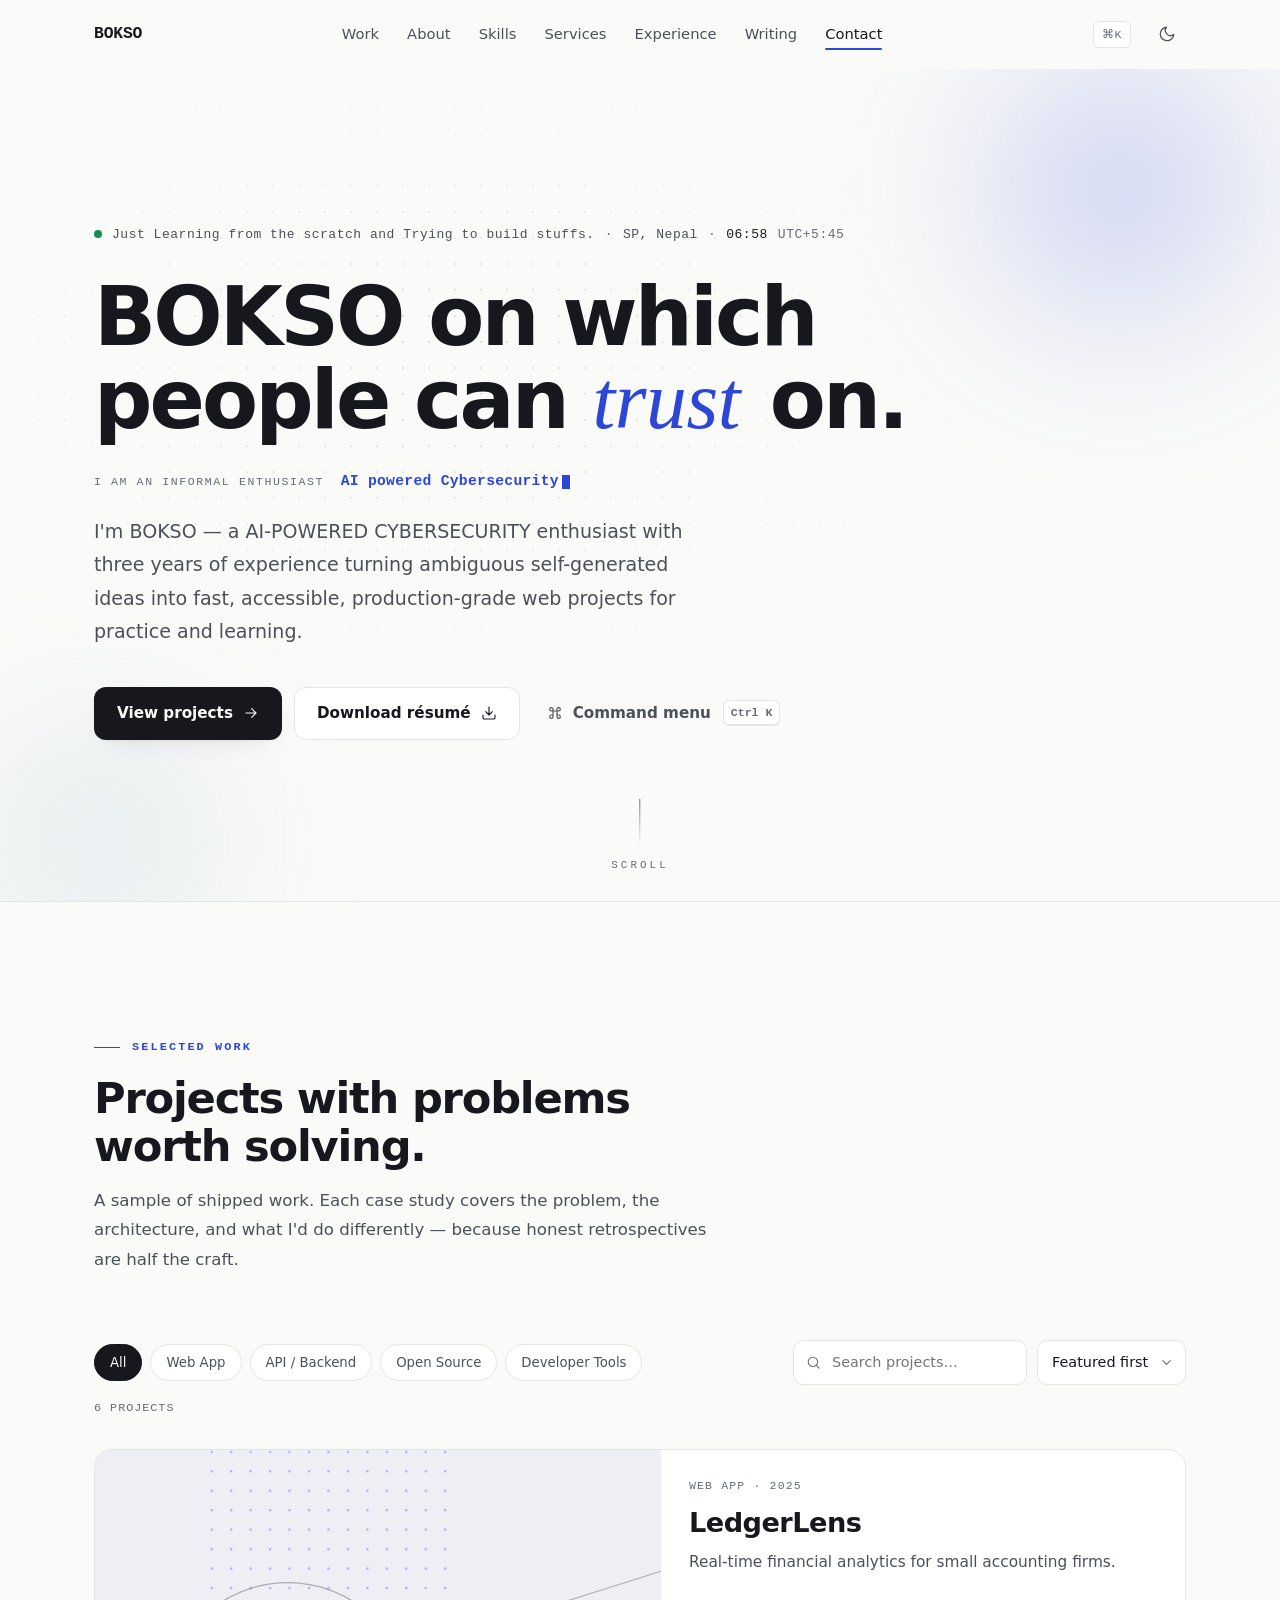
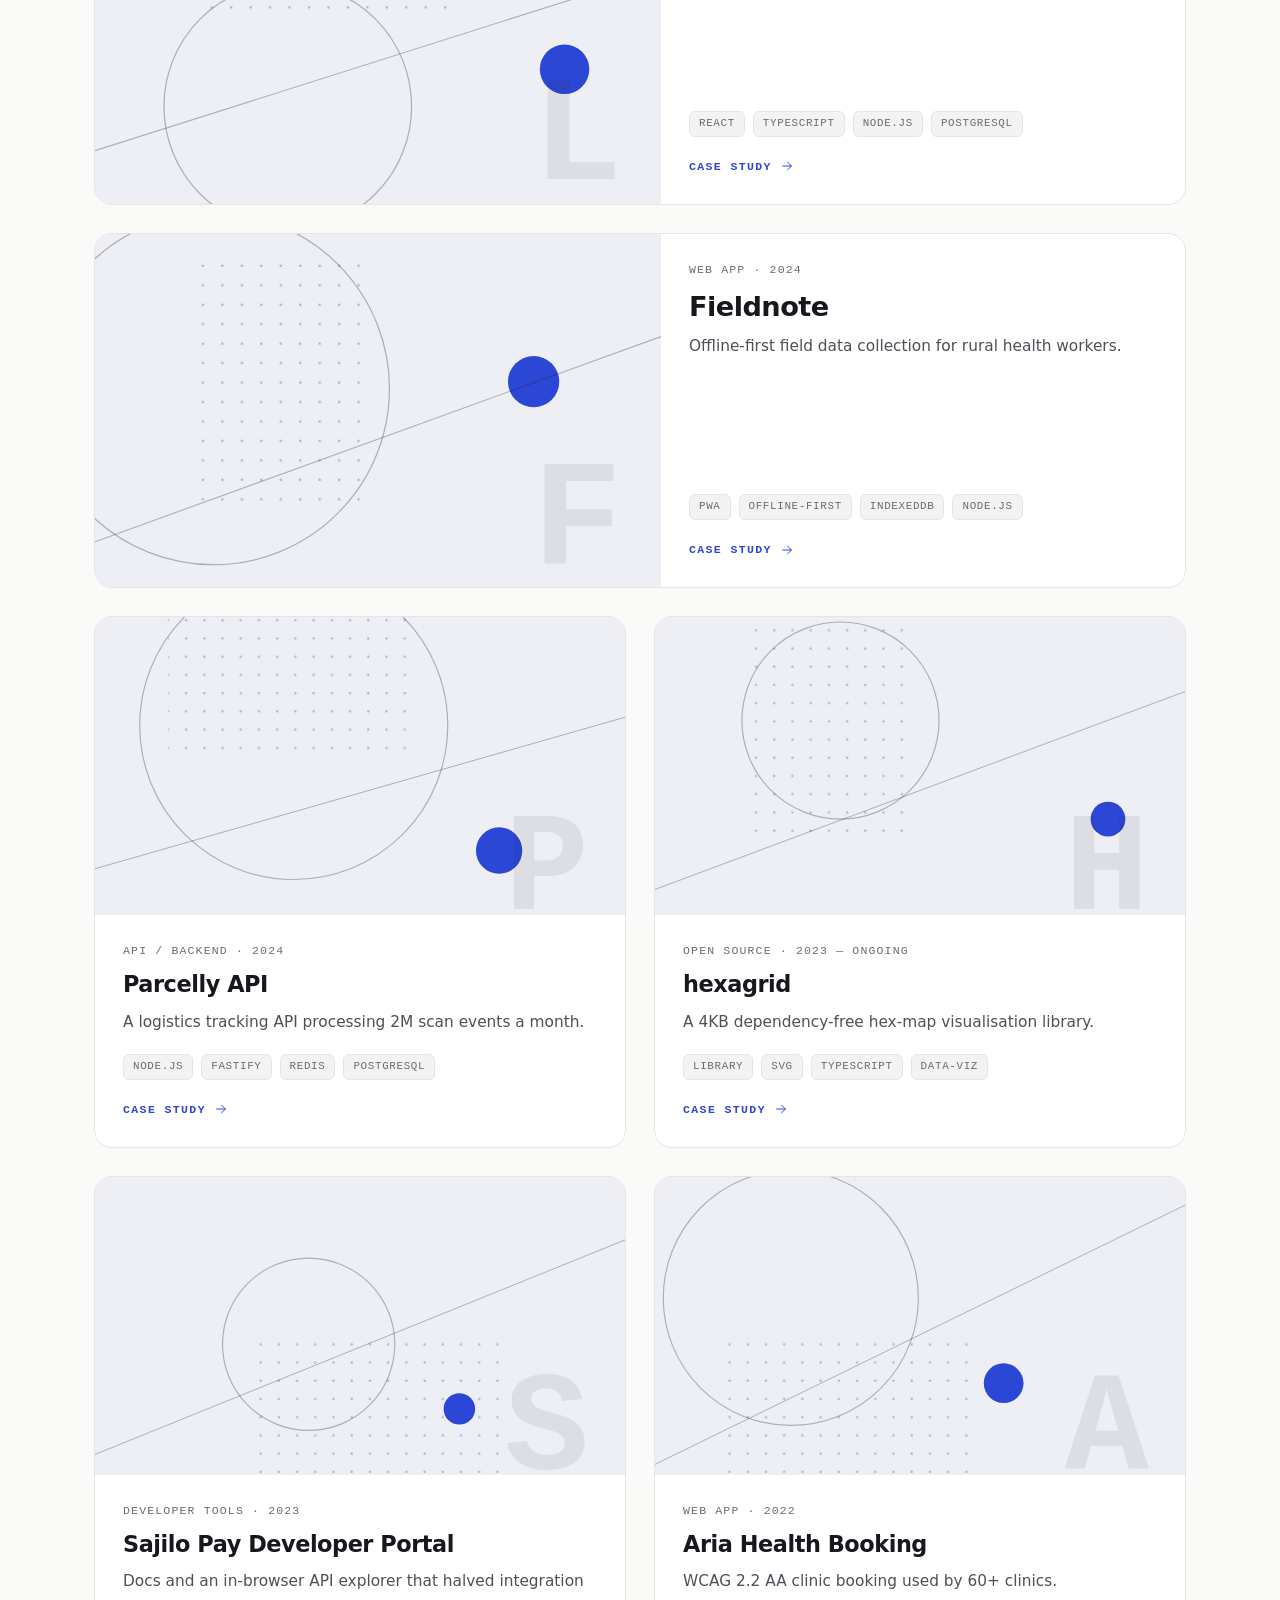
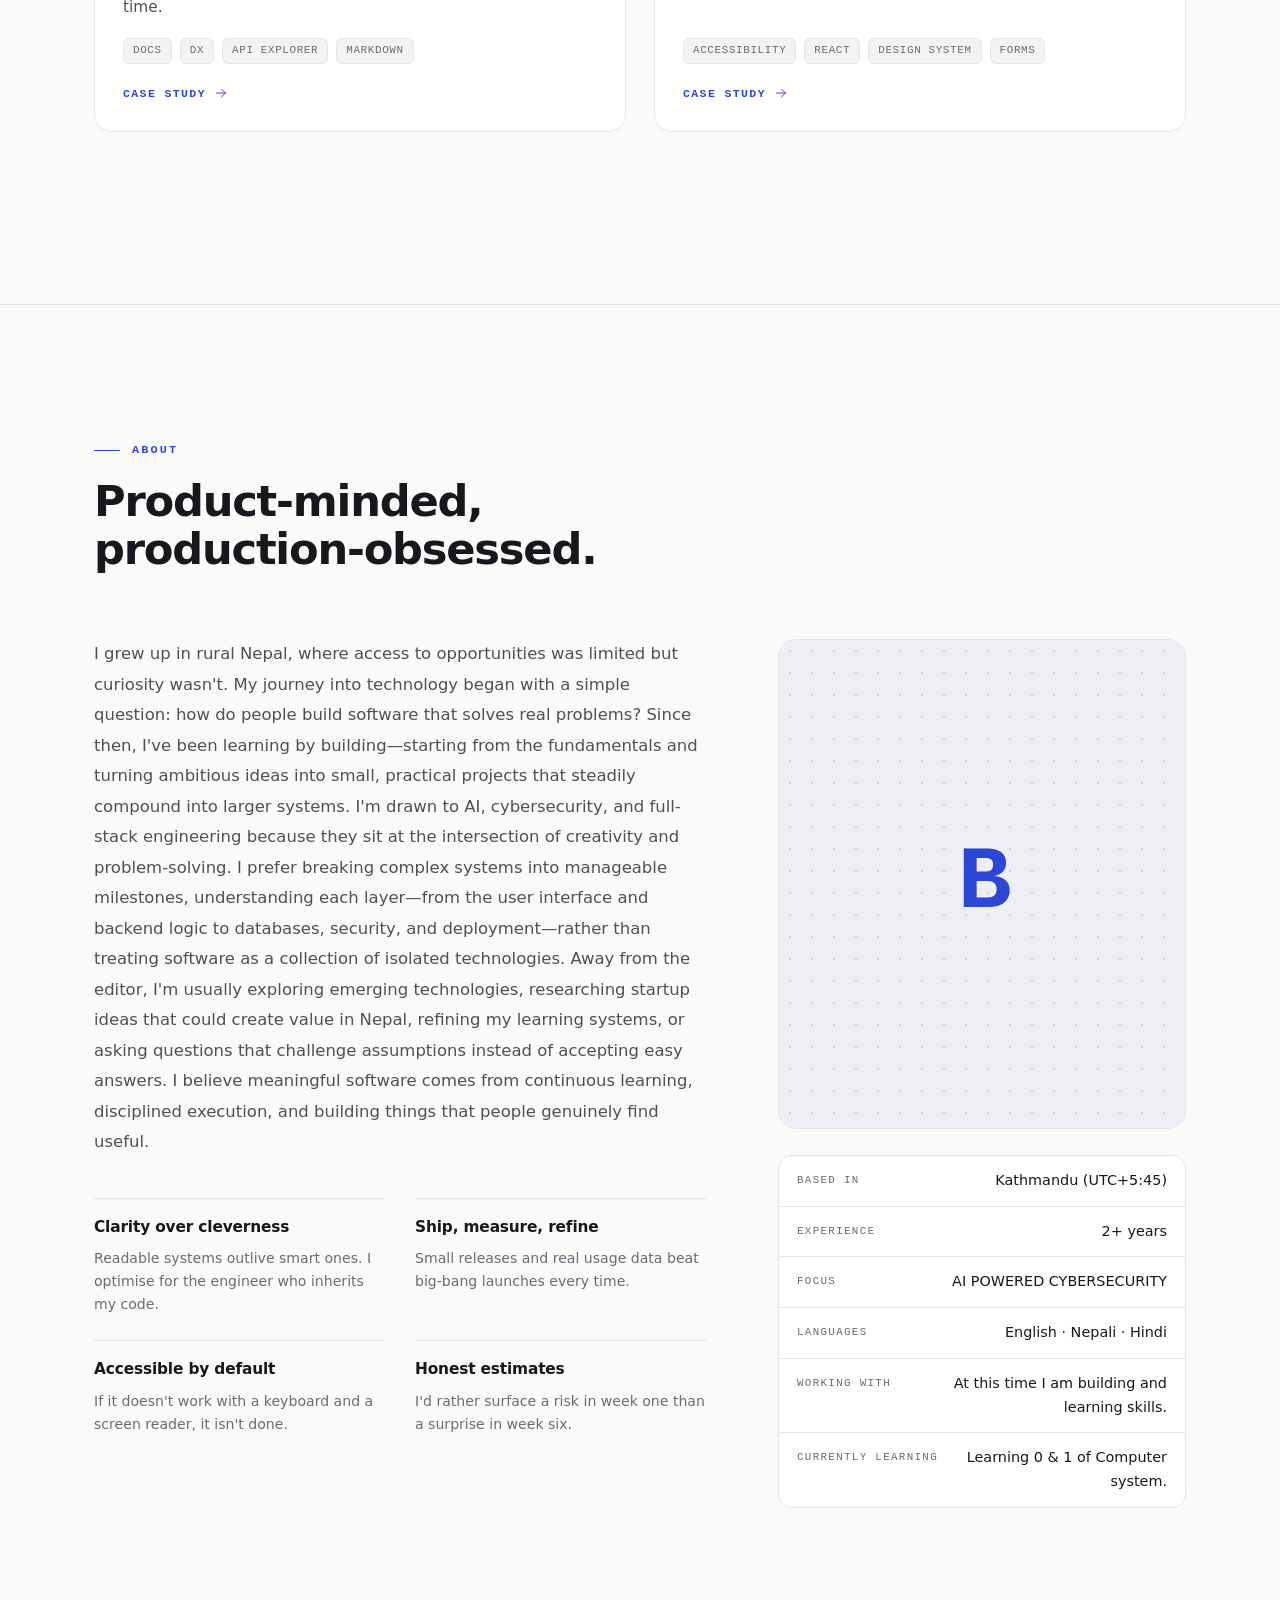
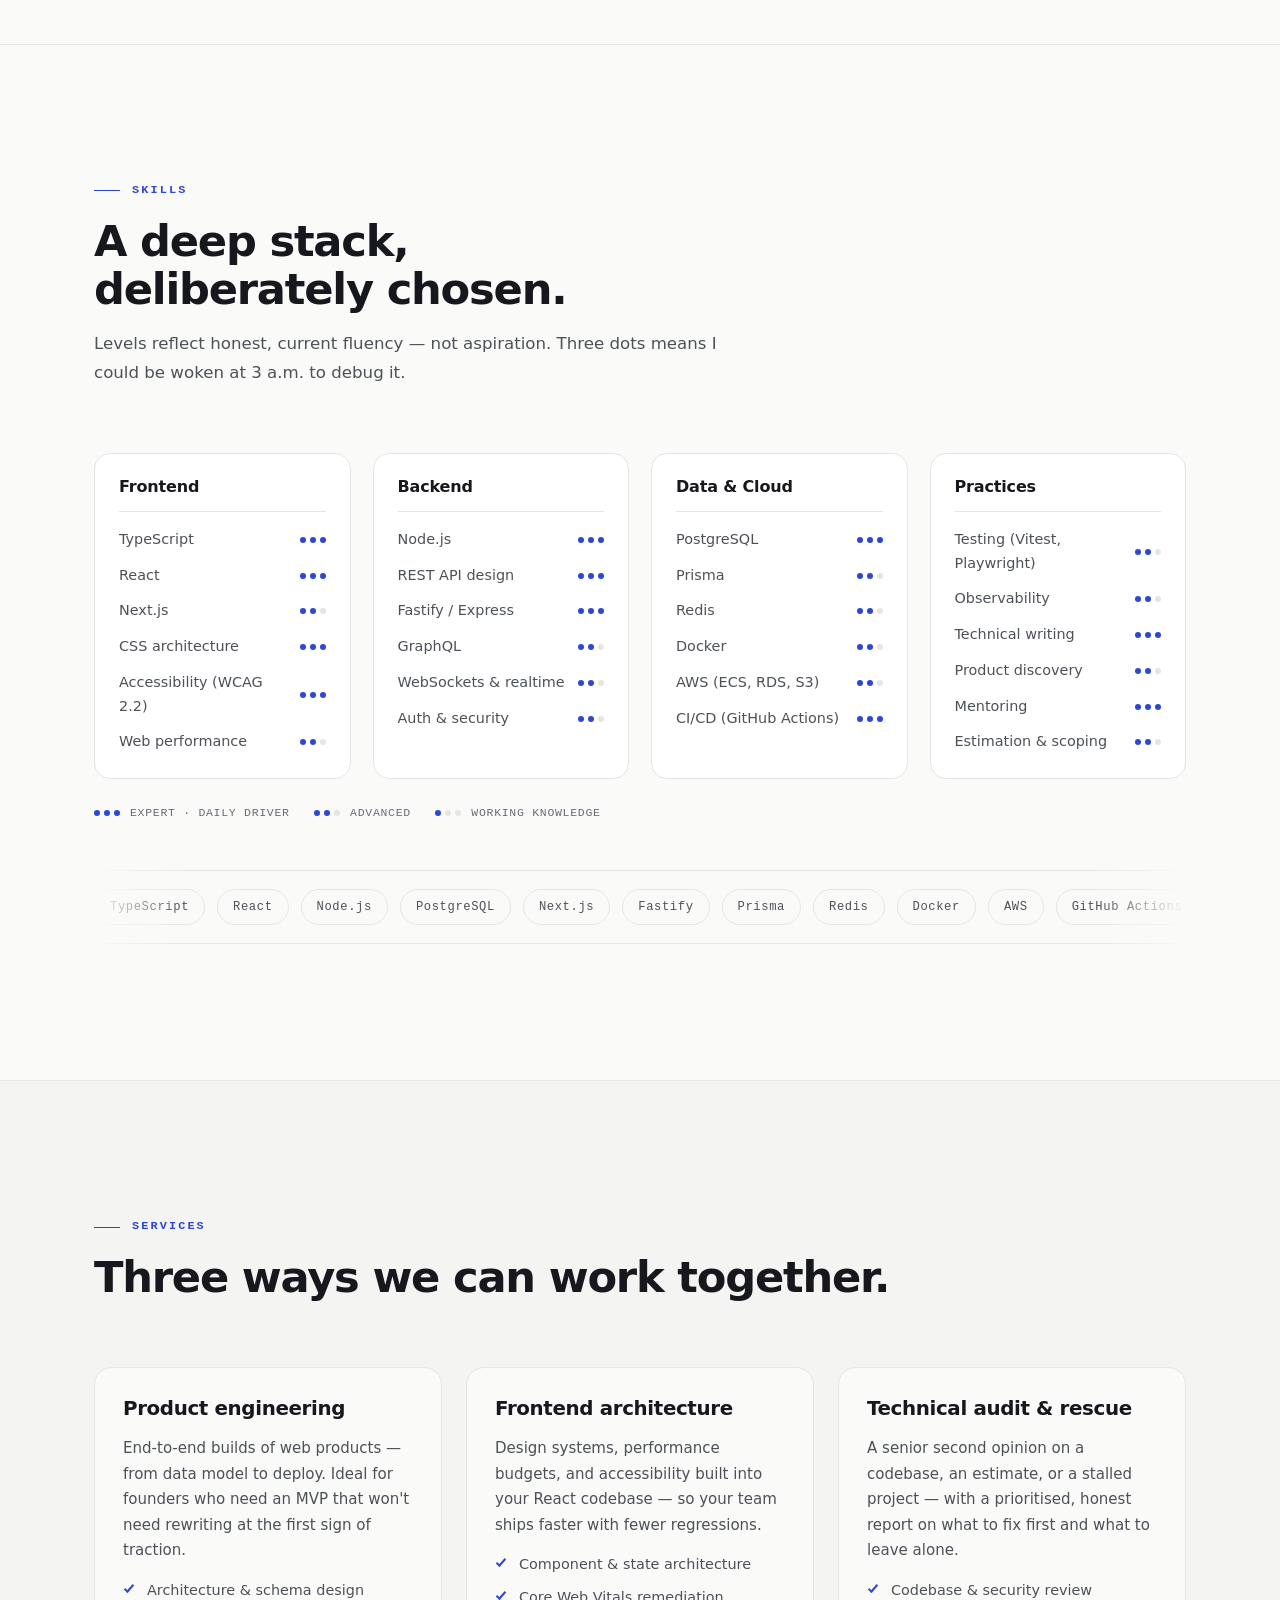
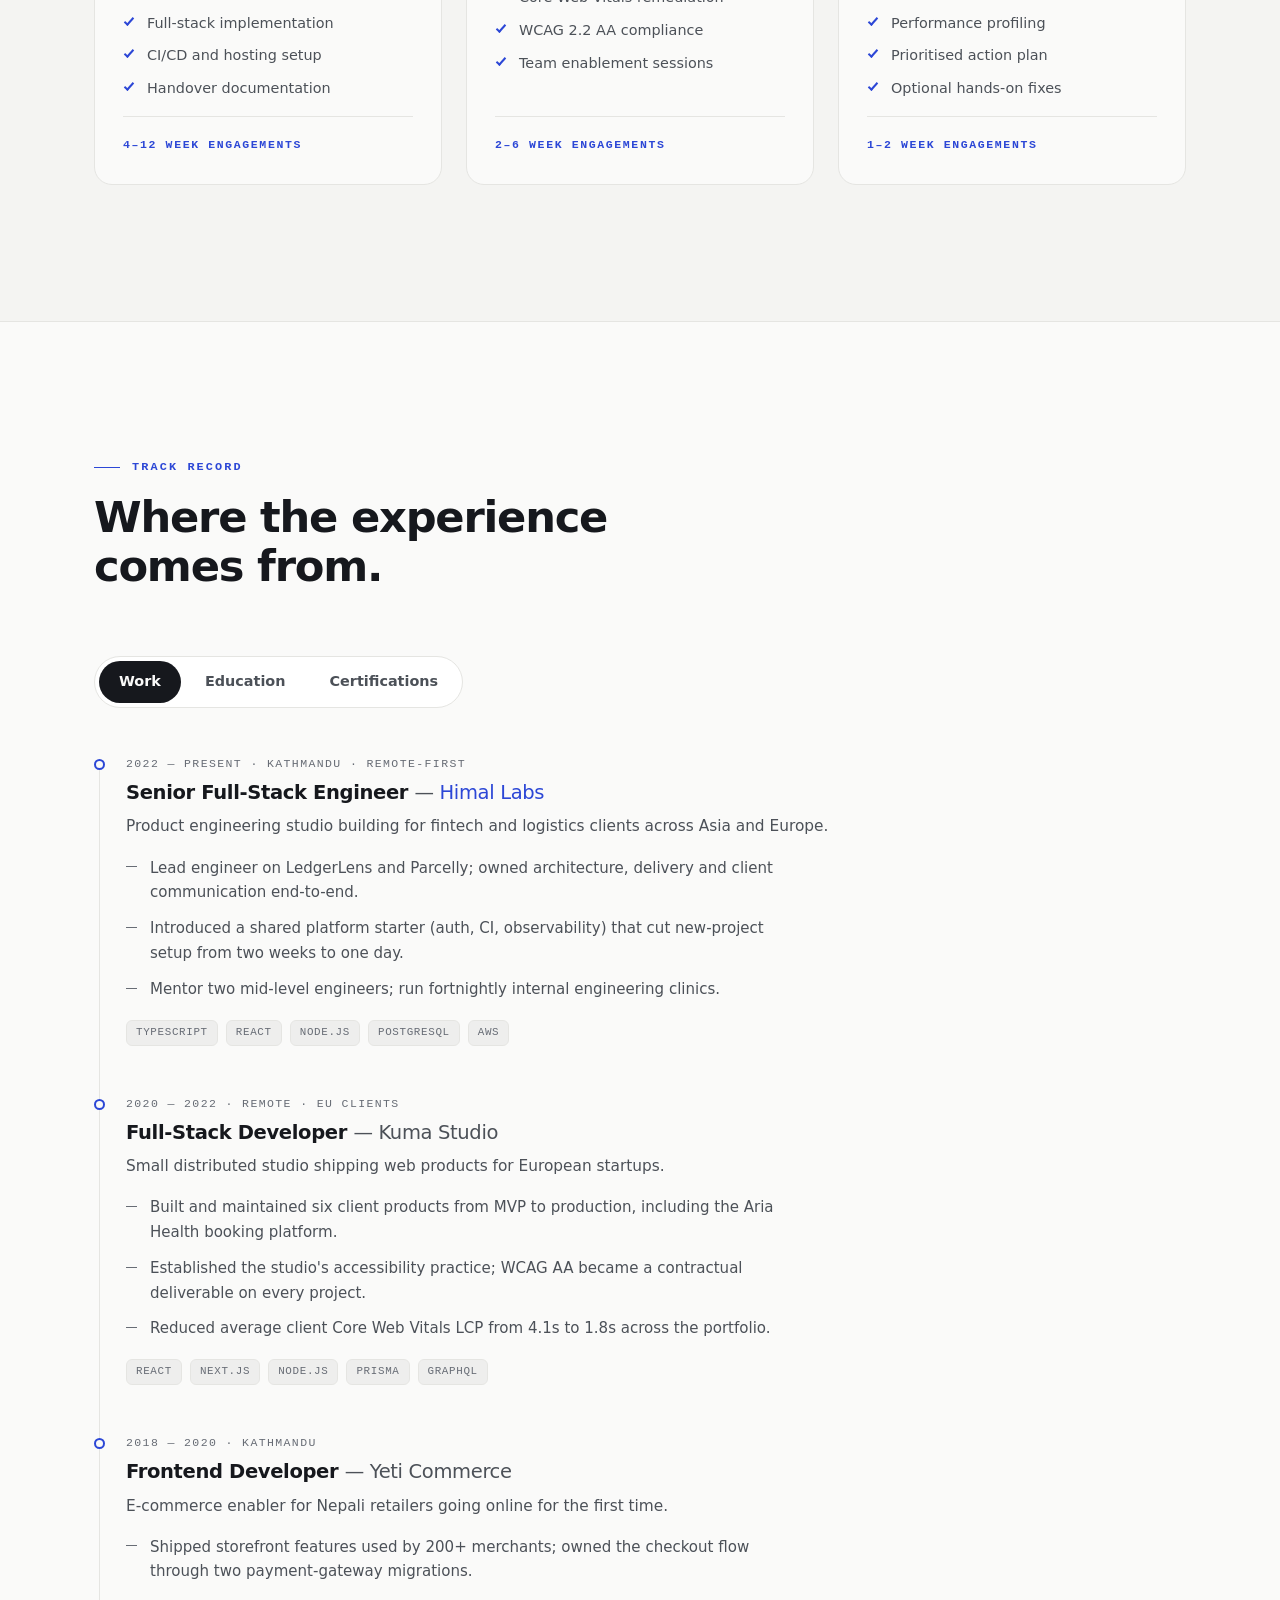
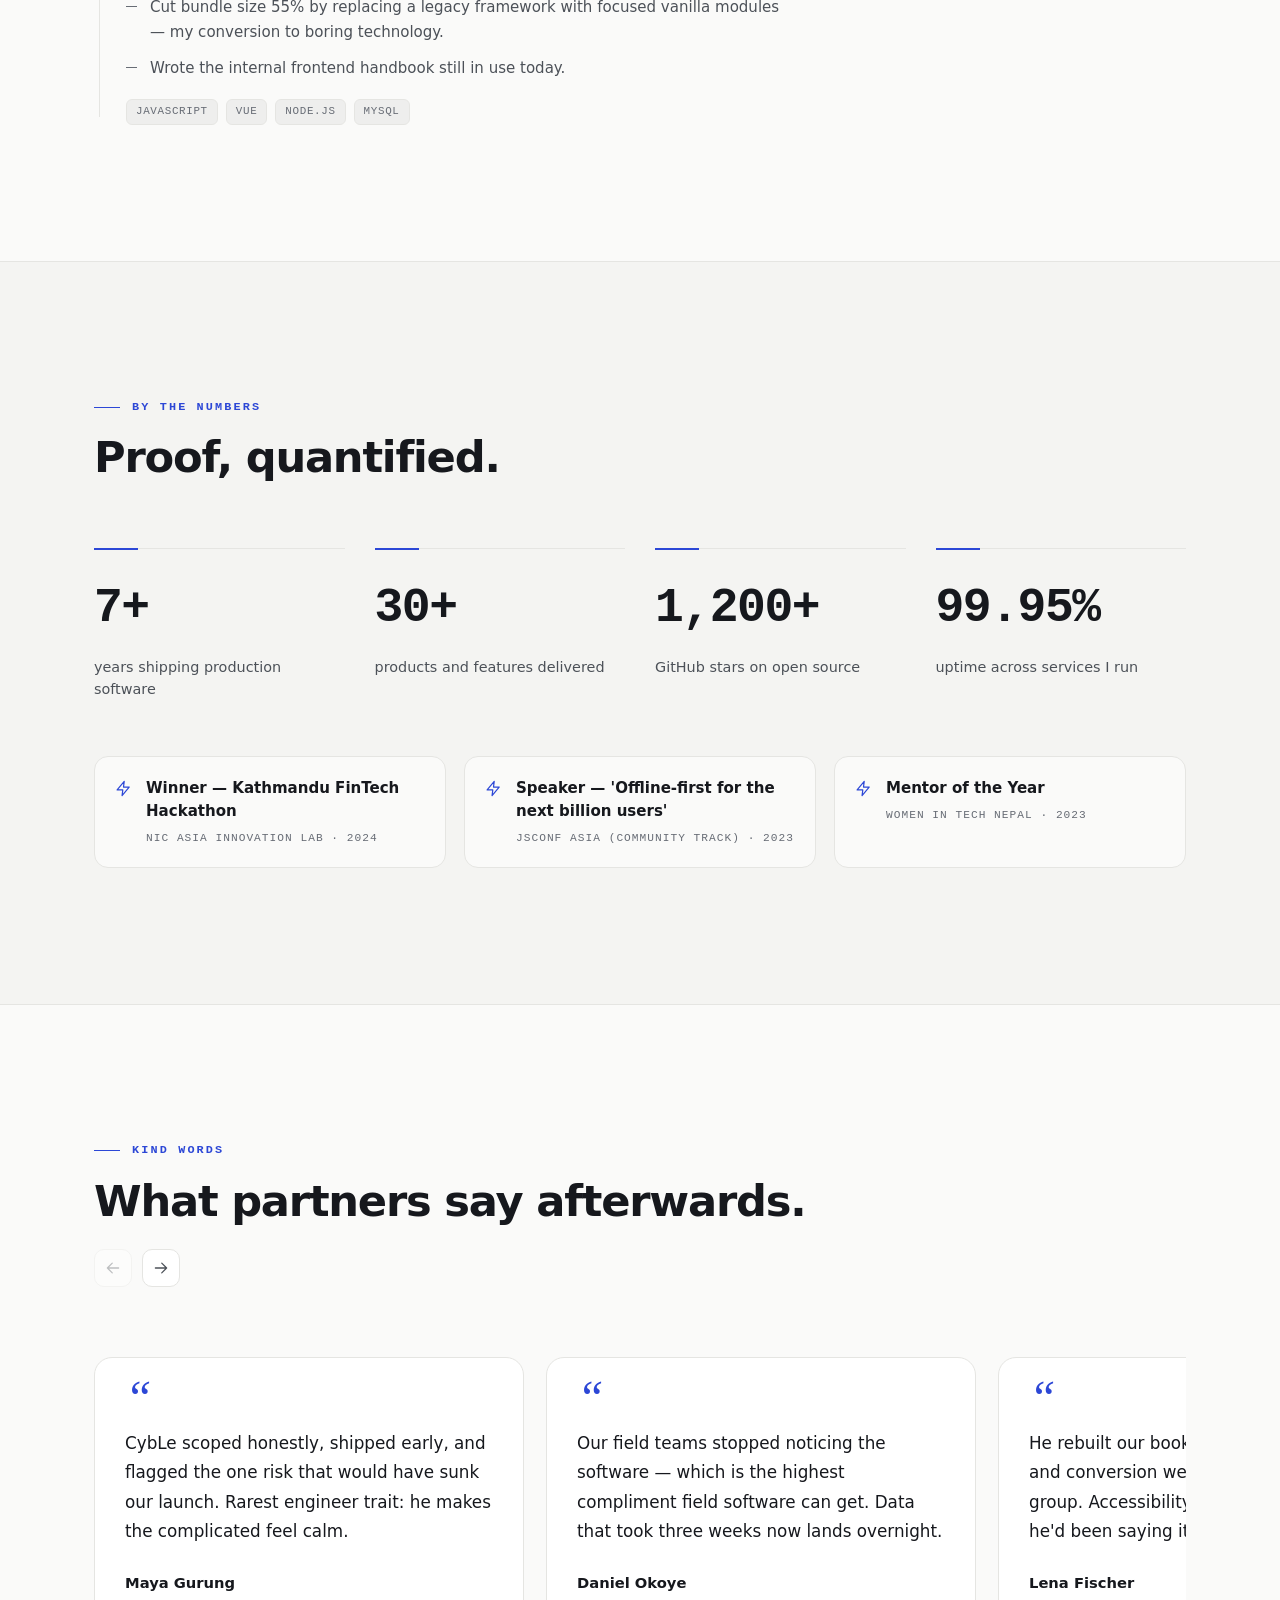
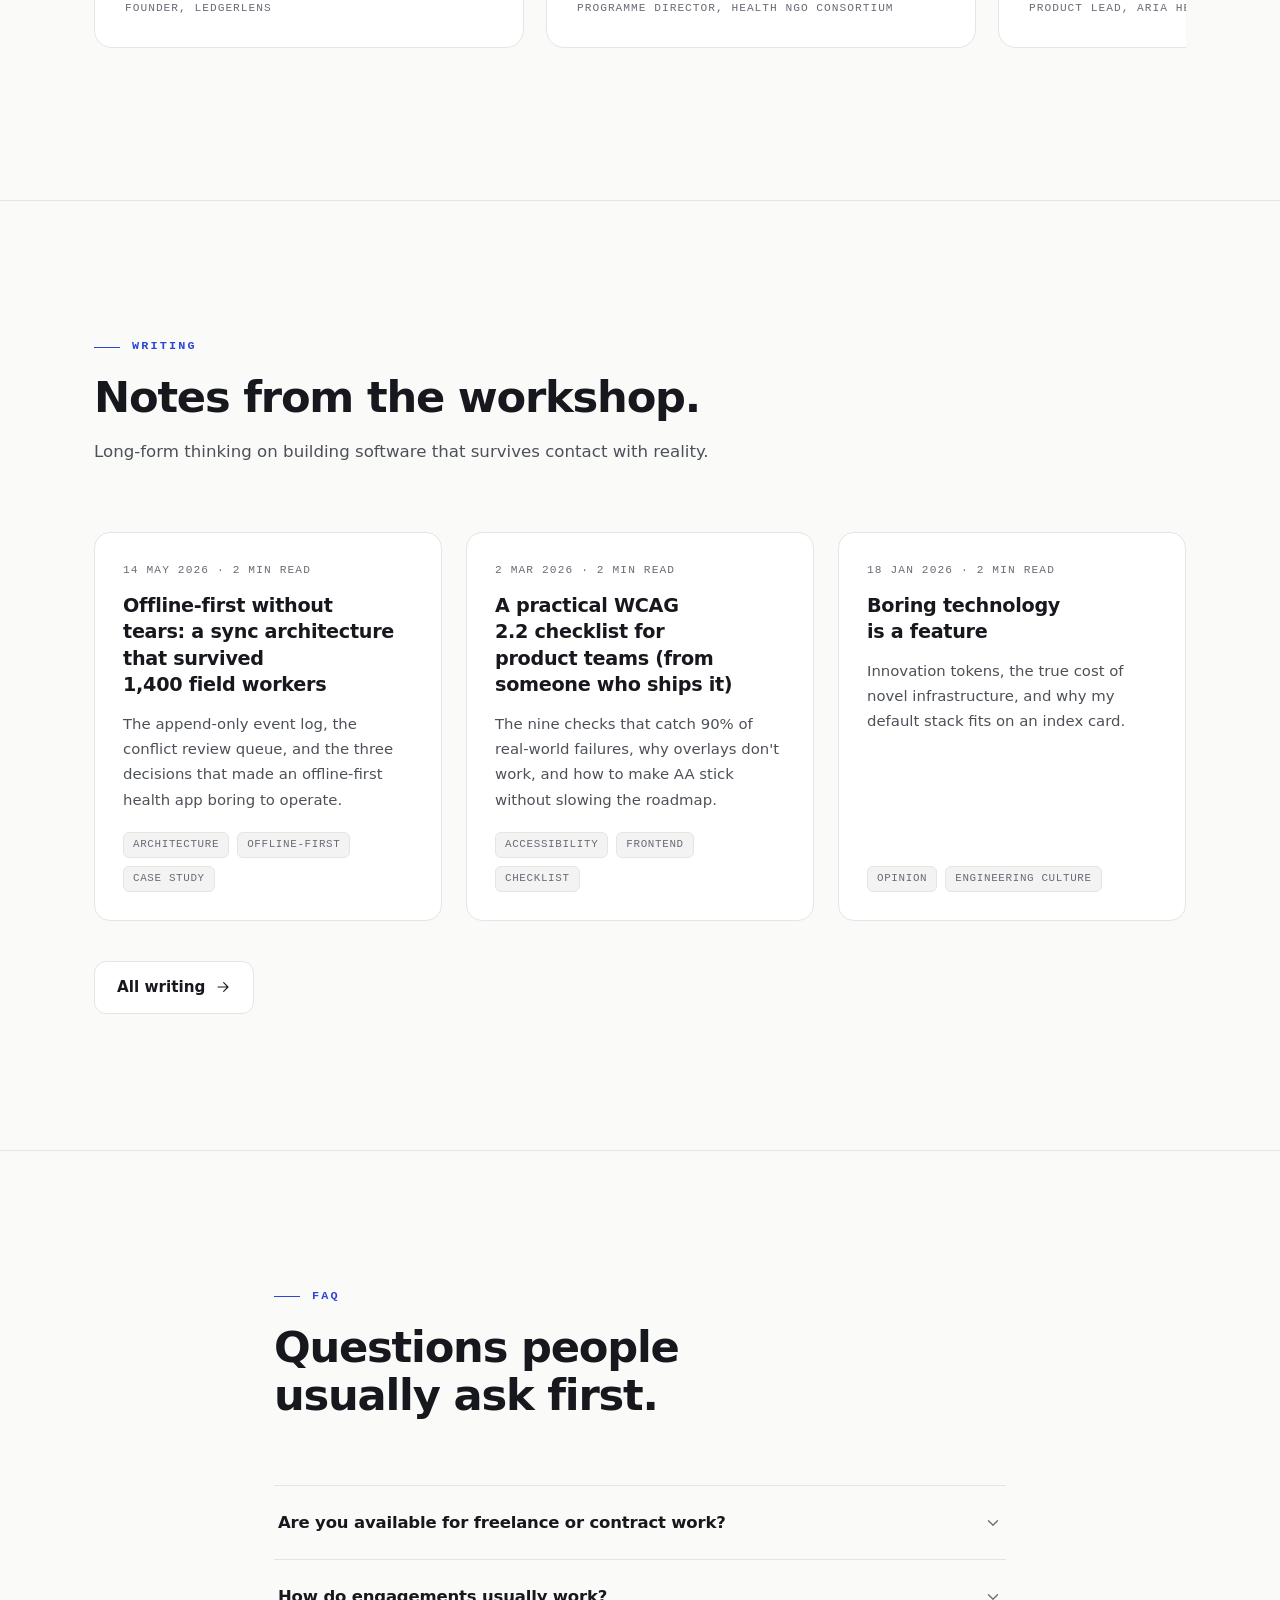
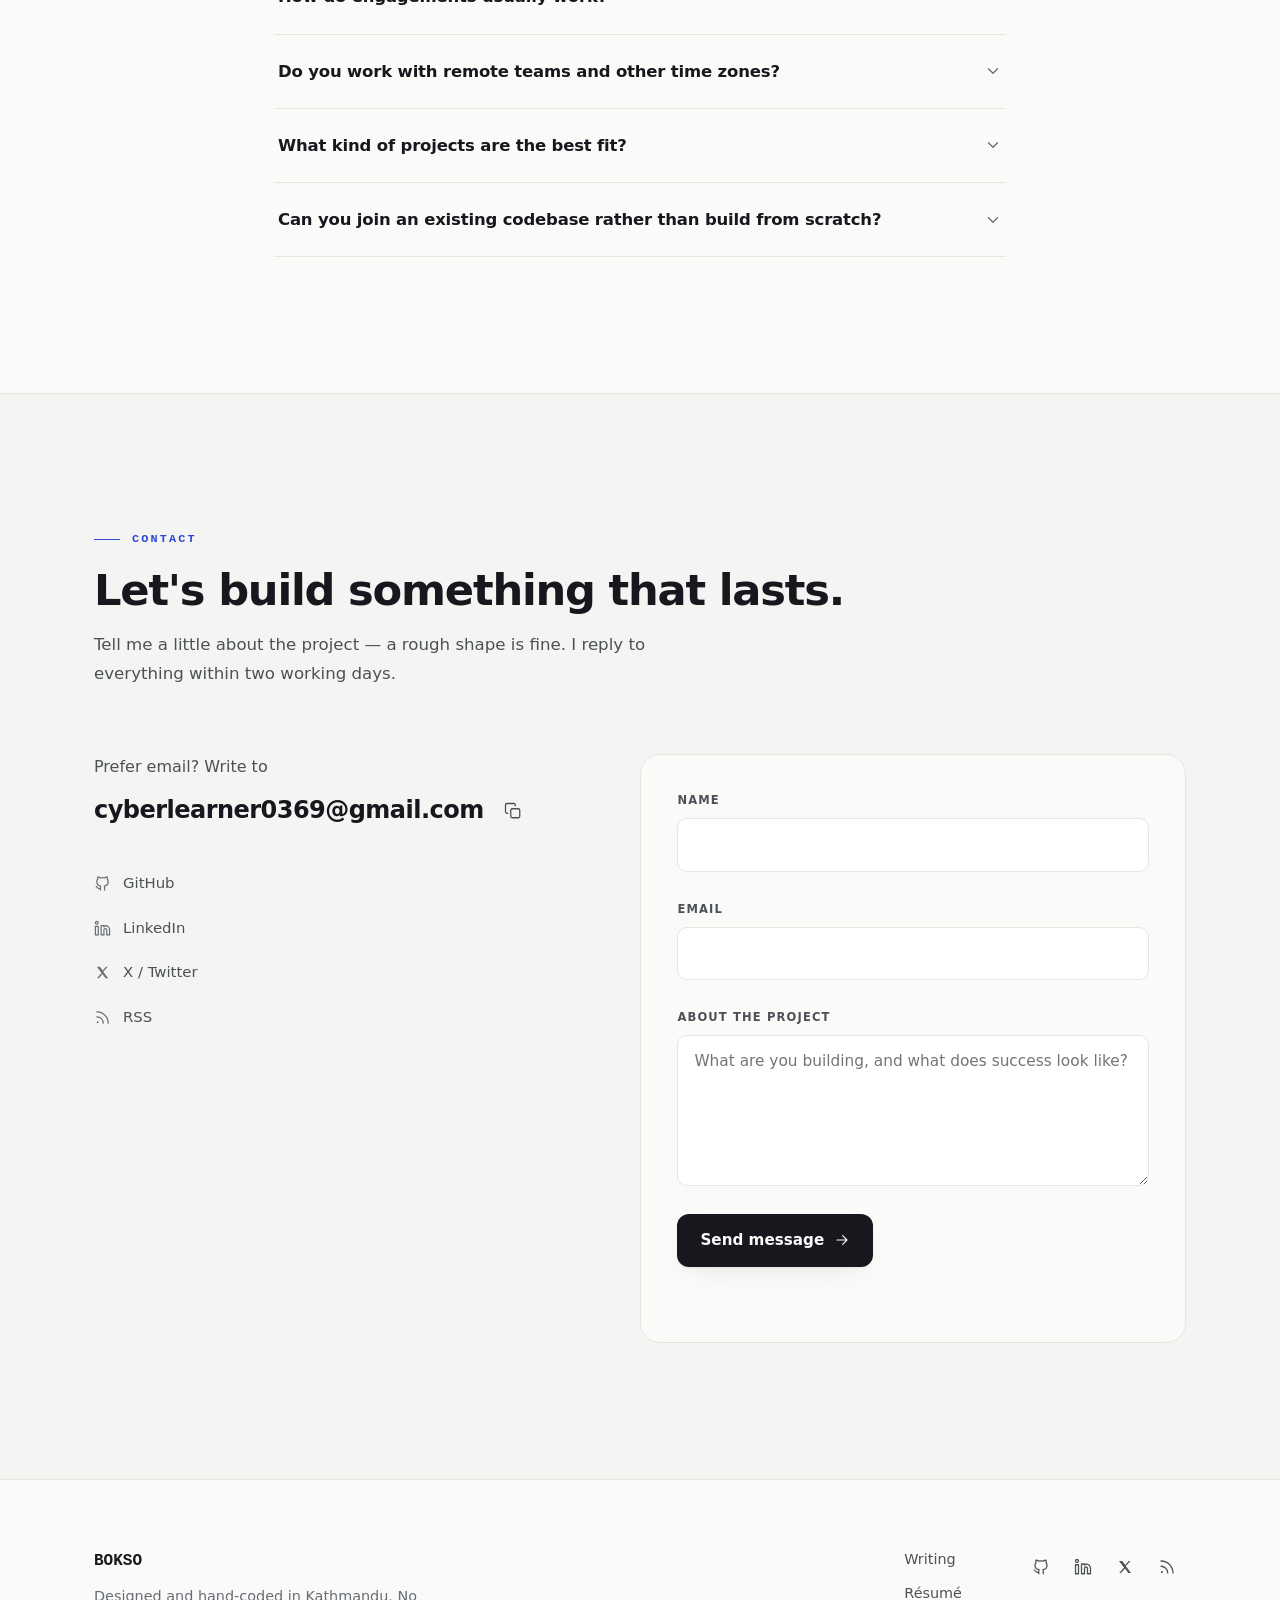
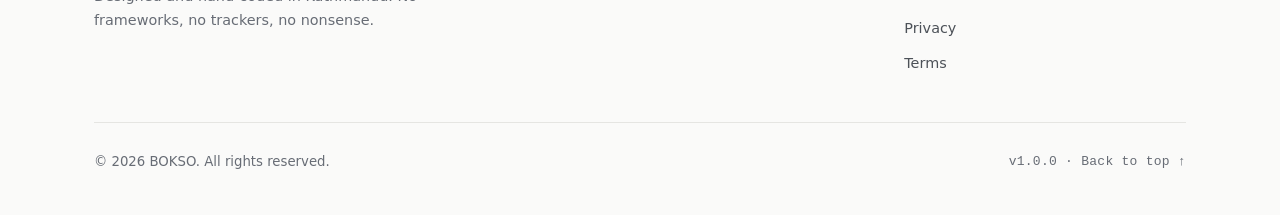
<file: index.html>
<!DOCTYPE html>
<html lang="en">
<head>
  <meta charset="UTF-8">
  <meta name="viewport" content="width=device-width, initial-scale=1">

  <!-- ▼ EDIT WHEN PERSONALISING: title, description, URLs and JSON-LD below
       should mirror what you put in js/content.js -->
  <title>BOKSO - PORTFOLIO</title>
  <meta name="description" content="Full-stack engineer with 7+ years building fast, accessible, production-grade web products for startups and NGOs. TypeScript, React, Node.js, PostgreSQL.">
  <meta name="author" content="BOKSO">
  <link rel="canonical" href="https://example.com/">
  <meta name="robots" content="index, follow">

  <meta name="theme-color" content="#fafaf9" media="(prefers-color-scheme: light)">
  <meta name="theme-color" content="#0d1016" media="(prefers-color-scheme: dark)">
  <meta name="color-scheme" content="light dark">

  <!-- Open Graph -->
  <meta property="og:type" content="website">
  <meta property="og:site_name" content="BOKSO">
  <meta property="og:title" content="BOKSO — Full-Stack Engineer">
  <meta property="og:description" content="Software people can rely on. Case studies, writing, and services from a full-stack engineer in Kathmandu.">
  <meta property="og:url" content="https://example.com/">
  <meta property="og:image" content="https://example.com/assets/images/og.png">
  <meta property="og:image:width" content="1200">
  <meta property="og:image:height" content="630">

  <!-- Twitter / X -->
  <meta name="twitter:card" content="summary_large_image">
  <meta name="twitter:title" content="BOKSO — Full-Stack Engineer">
  <meta name="twitter:description" content="Software people can rely on. Case studies, writing, and services.">
  <meta name="twitter:image" content="https://example.com/assets/images/og.png">

  <!-- Icons & PWA -->
  <link rel="icon" href="assets/favicon.svg" type="image/svg+xml">
  <link rel="icon" href="assets/images/icon-192.png" type="image/png" sizes="192x192">
  <link rel="apple-touch-icon" href="assets/images/apple-touch-icon.png">
  <link rel="manifest" href="manifest.webmanifest">

  <!-- Theme is applied before first paint to avoid a flash -->
  <script src="js/theme.js"></script>
  <link rel="stylesheet" href="css/styles.css">

  <!-- Structured data (mirror of js/content.js — edit both together) -->
  <script type="application/ld+json">
  {
    "@context": "https://schema.org",
    "@graph": [
      {
        "@type": "Person",
        "@id": "https://example.com/#person",
        "name": "BOKSO",
        "jobTitle": "Full-Stack Engineer",
        "url": "https://example.com/",
        "email": "mailto:cyberlearner0369@gmail.com",
        "address": { "@type": "PostalAddress", "addressLocality": "SP", "addressCountry": "NP" },
        "sameAs": [
          "https://github.com/bokso-example",
          "https://www.linkedin.com/in/bokso-example",
          "https://x.com/cyble_example"
        ],
        "knowsAbout": ["TypeScript", "React", "Node.js", "PostgreSQL", "Web accessibility", "Cloud infrastructure"]
      },
      {
        "@type": "WebSite",
        "@id": "https://example.com/#website",
        "url": "https://example.com/",
        "name": "BOKSO",
        "publisher": { "@id": "https://example.com/#person" }
      }
    ]
  }
  </script>
</head>

<body data-page="home">
  <a class="skip-link" href="#main">Skip to main content</a>
  <div class="progress" aria-hidden="true"><span id="progress-bar"></span></div>

  <header class="nav" id="site-nav">
    <div class="container nav__inner">
      <a class="nav__brand" href="#top" aria-label="Home"></a>
      <nav class="nav__links" aria-label="Primary" id="primary-nav"></nav>
      <div class="nav__actions">
        <button class="icon-btn" id="palette-open" type="button" aria-label="Open command menu (Ctrl+K)">
          <span class="kbd-hint" aria-hidden="true">⌘K</span>
        </button>
        <button class="icon-btn" id="theme-toggle" type="button" aria-label="Switch to dark theme" aria-pressed="false"></button>
        <button class="icon-btn menu-toggle" id="menu-toggle" type="button" aria-expanded="false" aria-controls="mobile-menu" aria-label="Open menu"></button>
      </div>
    </div>
    <div class="mobile-menu" id="mobile-menu" hidden>
      <nav aria-label="Mobile" id="mobile-nav"></nav>
    </div>
  </header>

  <main id="main">
    <section class="hero" id="top" aria-label="Introduction">
      <div class="hero__bg" aria-hidden="true">
        <span class="blob blob--a"></span><span class="blob blob--b"></span>
        <span class="hero__grid"></span>
      </div>
      <div class="container" id="hero-slot"></div>
      <a class="hero__scroll" href="#work" aria-label="Scroll to selected work"><span class="hero__scroll-line" aria-hidden="true"></span>scroll</a>
    </section>

    <section class="section" id="work" data-render="projects"><div class="container" data-slot></div></section>
    <section class="section" id="about" data-render="about"><div class="container" data-slot></div></section>
    <section class="section" id="skills" data-render="skills"><div class="container" data-slot></div></section>
    <section class="section section--tint" id="services" data-render="services"><div class="container" data-slot></div></section>
    <section class="section" id="experience" data-render="experience"><div class="container" data-slot></div></section>
    <section class="section section--tint" id="numbers" data-render="achievements"><div class="container" data-slot></div></section>
    <section class="section" id="testimonials" data-render="testimonials"><div class="container" data-slot></div></section>
    <section class="section" id="writing" data-render="writing"><div class="container" data-slot></div></section>
    <section class="section" id="gallery" data-render="gallery" hidden><div class="container" data-slot></div></section>
    <section class="section" id="faq" data-render="faq"><div class="container container--narrow" data-slot></div></section>
    <section class="section section--tint" id="contact" data-render="contact"><div class="container" data-slot></div></section>
  </main>

  <footer class="footer" id="site-footer"><div class="container" data-slot></div></footer>

  <!-- Case-study dialog -->
  <dialog class="modal" id="project-modal" aria-labelledby="project-modal-title">
    <div class="modal__frame" id="project-modal-body"></div>
  </dialog>

  <!-- Command palette -->
  <dialog class="palette" id="palette" aria-label="Command menu">
    <div class="palette__frame">
      <div class="palette__inputwrap">
        <input id="palette-input" class="palette__input" type="text" role="combobox" aria-expanded="true"
               aria-controls="palette-list" aria-activedescendant="" autocomplete="off" spellcheck="false"
               placeholder="Search sections, projects, writing, actions…">
        <kbd class="palette__esc">esc</kbd>
      </div>
      <ul class="palette__list" id="palette-list" role="listbox" aria-label="Results"></ul>
      <p class="palette__empty" id="palette-empty" hidden>No results. Try “projects”, “theme”, or “email”.</p>
    </div>
  </dialog>

  <!-- Lightbox -->
  <dialog class="lightbox" id="lightbox" aria-label="Image viewer">
    <figure class="lightbox__frame"><img id="lightbox-img" alt=""><figcaption id="lightbox-cap"></figcaption></figure>
  </dialog>

  <button class="to-top" id="to-top" type="button" aria-label="Back to top" hidden></button>
  <div class="toast-region" id="toast-region" role="status" aria-live="polite"></div>

  <noscript>
    <div class="noscript container">
      <h1>BOKSO — Full-Stack Engineer</h1>
      <p>This portfolio renders its content with a small amount of JavaScript (~no frameworks, no trackers).
         Please enable JavaScript, or email <a href="mailto:cyberlearner0369@gmail.com">cyberlearner0369@gmail.com</a>.</p>
    </div>
  </noscript>

  <script src="js/content.js" defer></script>
  <script src="js/main.js" defer></script>
</body>
</html>
</file>
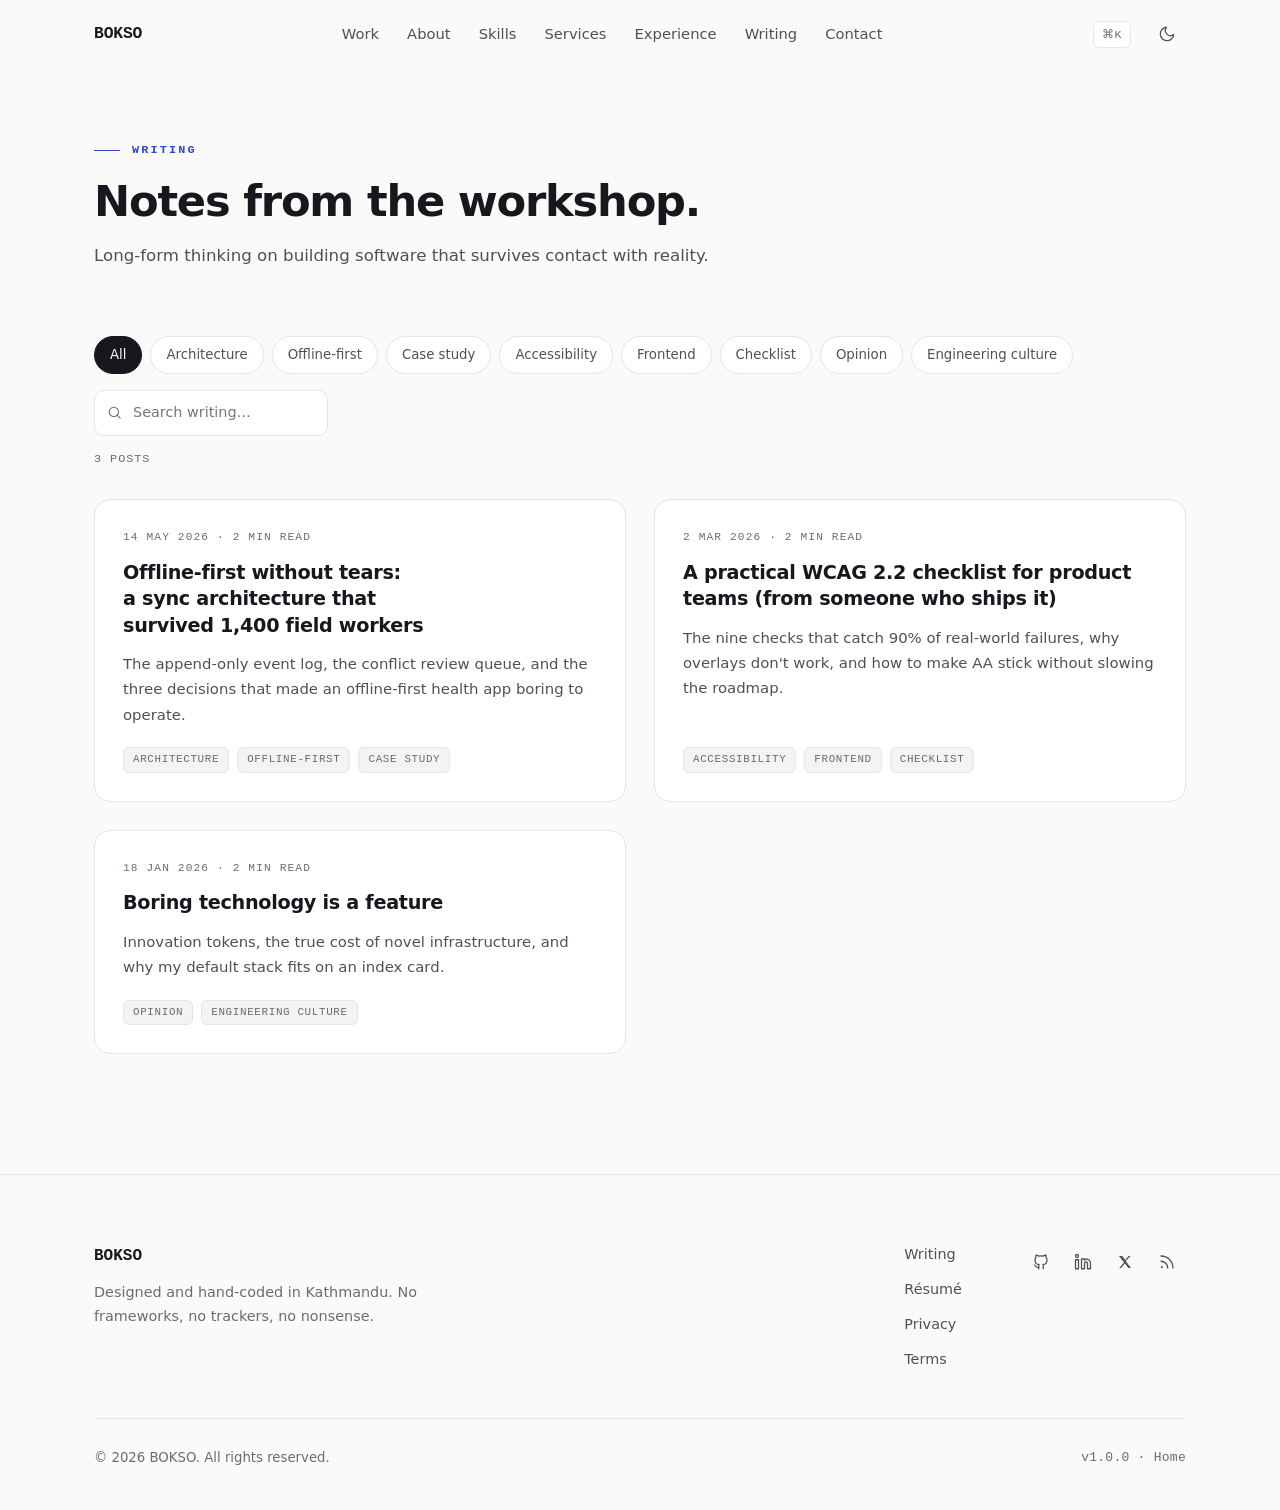
<file: blog.html>
<!DOCTYPE html>
<html lang="en">
<head>
  <meta charset="UTF-8">
  <meta name="viewport" content="width=device-width, initial-scale=1">
  <title>Writing — BOKSO</title>
  <meta name="description" content="Long-form notes on building reliable, accessible software: offline-first architecture, practical accessibility, and boring technology done well.">
  <link rel="canonical" href="https://example.com/blog.html">
  <meta name="robots" content="index, follow">
  <meta name="theme-color" content="#fafaf9" media="(prefers-color-scheme: light)">
  <meta name="theme-color" content="#0d1016" media="(prefers-color-scheme: dark)">
  <meta name="color-scheme" content="light dark">
  <meta property="og:type" content="website">
  <meta property="og:title" content="Writing — BOKSO">
  <meta property="og:description" content="Notes from the workshop: architecture, accessibility, and engineering culture.">
  <meta property="og:url" content="https://example.com/blog.html">
  <meta property="og:image" content="https://example.com/assets/images/og.png">
  <meta name="twitter:card" content="summary_large_image">
  <link rel="icon" href="assets/favicon.svg" type="image/svg+xml">
  <link rel="apple-touch-icon" href="assets/images/apple-touch-icon.png">
  <link rel="manifest" href="manifest.webmanifest">
  <script src="js/theme.js"></script>
  <link rel="stylesheet" href="css/styles.css">
</head>
<body data-page="blog">
  <a class="skip-link" href="#main">Skip to main content</a>
  <div class="progress" aria-hidden="true"><span id="progress-bar"></span></div>

  <header class="nav" id="site-nav">
    <div class="container nav__inner">
      <a class="nav__brand" href="index.html" aria-label="Home"></a>
      <nav class="nav__links" aria-label="Primary" id="primary-nav"></nav>
      <div class="nav__actions">
        <button class="icon-btn" id="palette-open" type="button" aria-label="Open command menu (Ctrl+K)"><span class="kbd-hint" aria-hidden="true">⌘K</span></button>
        <button class="icon-btn" id="theme-toggle" type="button" aria-label="Switch theme" aria-pressed="false"></button>
        <button class="icon-btn menu-toggle" id="menu-toggle" type="button" aria-expanded="false" aria-controls="mobile-menu" aria-label="Open menu"></button>
      </div>
    </div>
    <div class="mobile-menu" id="mobile-menu" hidden><nav aria-label="Mobile" id="mobile-nav"></nav></div>
  </header>

  <main id="main" class="page">
    <div class="container" id="blog-slot"></div>
  </main>

  <footer class="footer" id="site-footer"><div class="container" data-slot></div></footer>

  <dialog class="palette" id="palette" aria-label="Command menu">
    <div class="palette__frame">
      <div class="palette__inputwrap">
        <input id="palette-input" class="palette__input" type="text" role="combobox" aria-expanded="true"
               aria-controls="palette-list" aria-activedescendant="" autocomplete="off" spellcheck="false"
               placeholder="Search sections, projects, writing, actions…">
        <kbd class="palette__esc">esc</kbd>
      </div>
      <ul class="palette__list" id="palette-list" role="listbox" aria-label="Results"></ul>
      <p class="palette__empty" id="palette-empty" hidden>No results. Try “projects”, “theme”, or “email”.</p>
    </div>
  </dialog>

  <button class="to-top" id="to-top" type="button" aria-label="Back to top" hidden></button>
  <div class="toast-region" id="toast-region" role="status" aria-live="polite"></div>

  <noscript><div class="noscript container"><p>The writing index needs JavaScript to render. Every post is also available on request by email.</p></div></noscript>

  <script src="js/content.js" defer></script>
  <script src="js/main.js" defer></script>
  <script src="js/blog.js" defer></script>
</body>
</html>
</file>
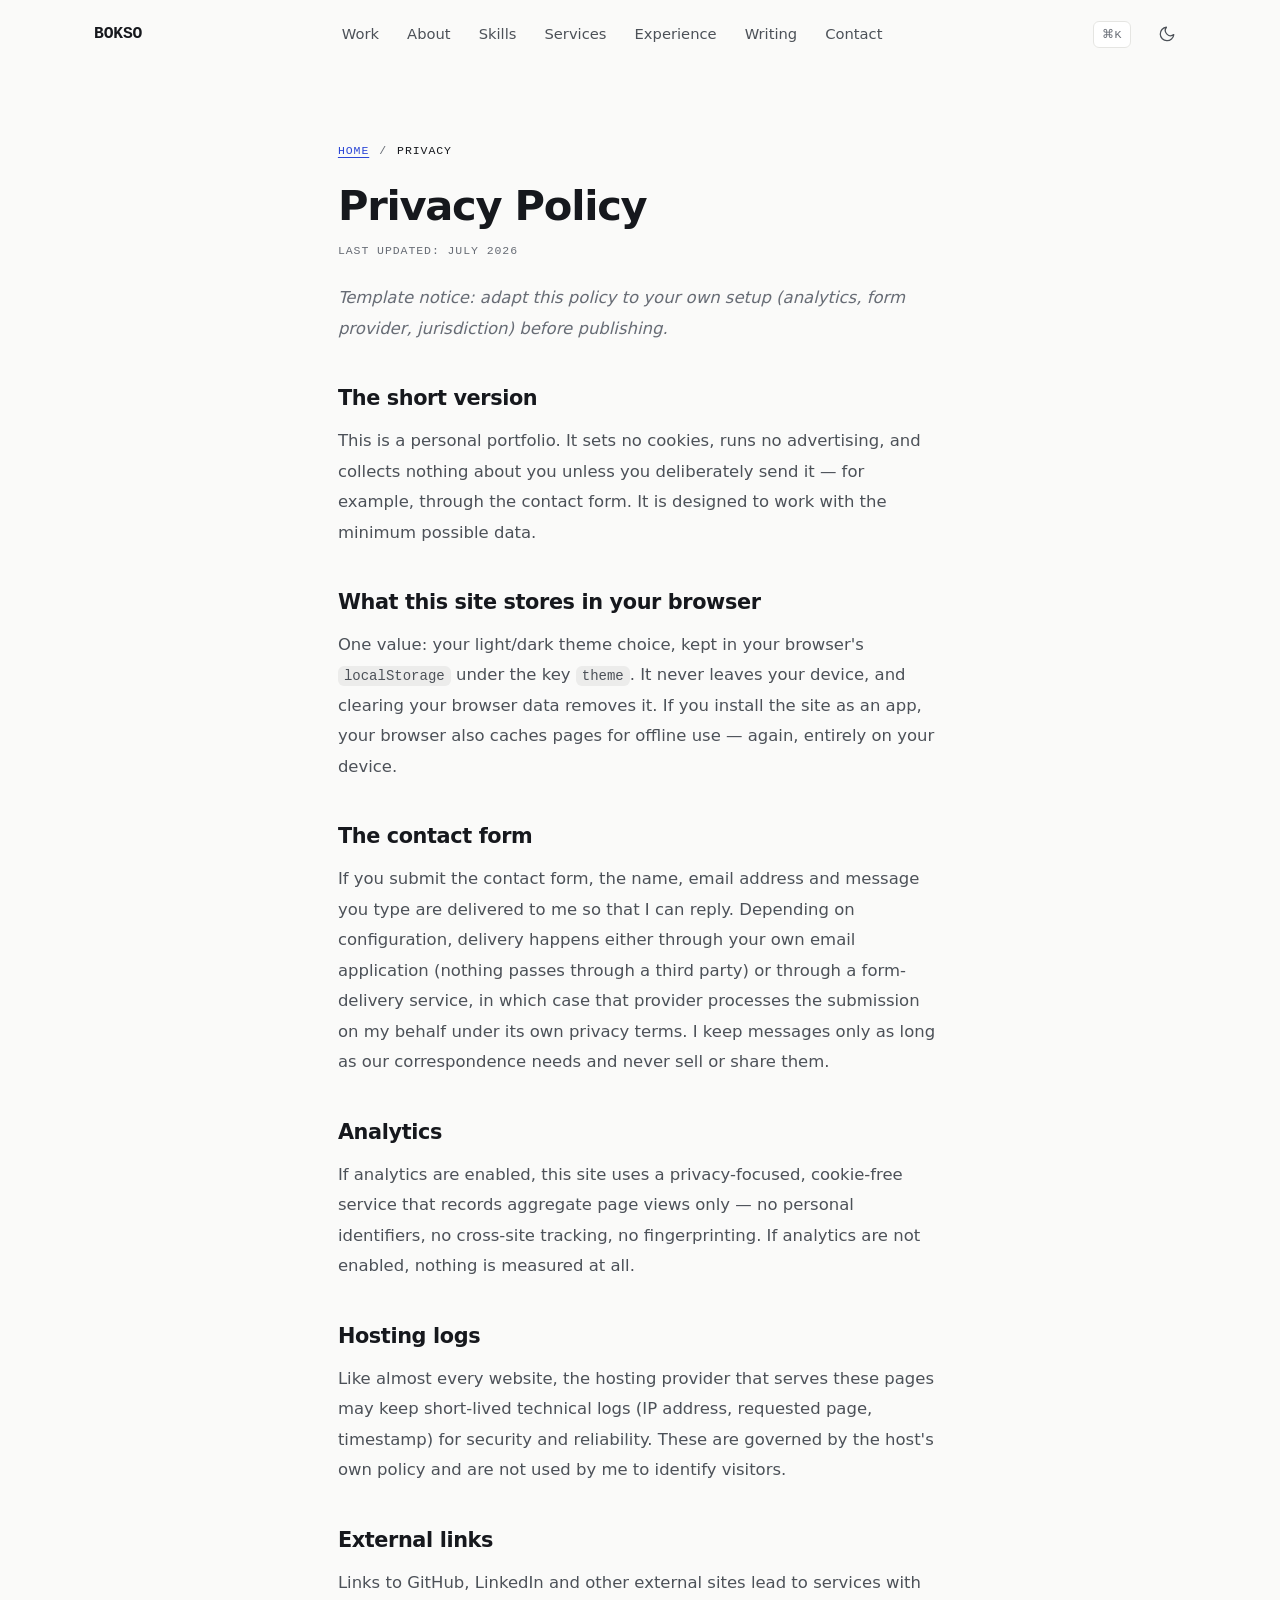
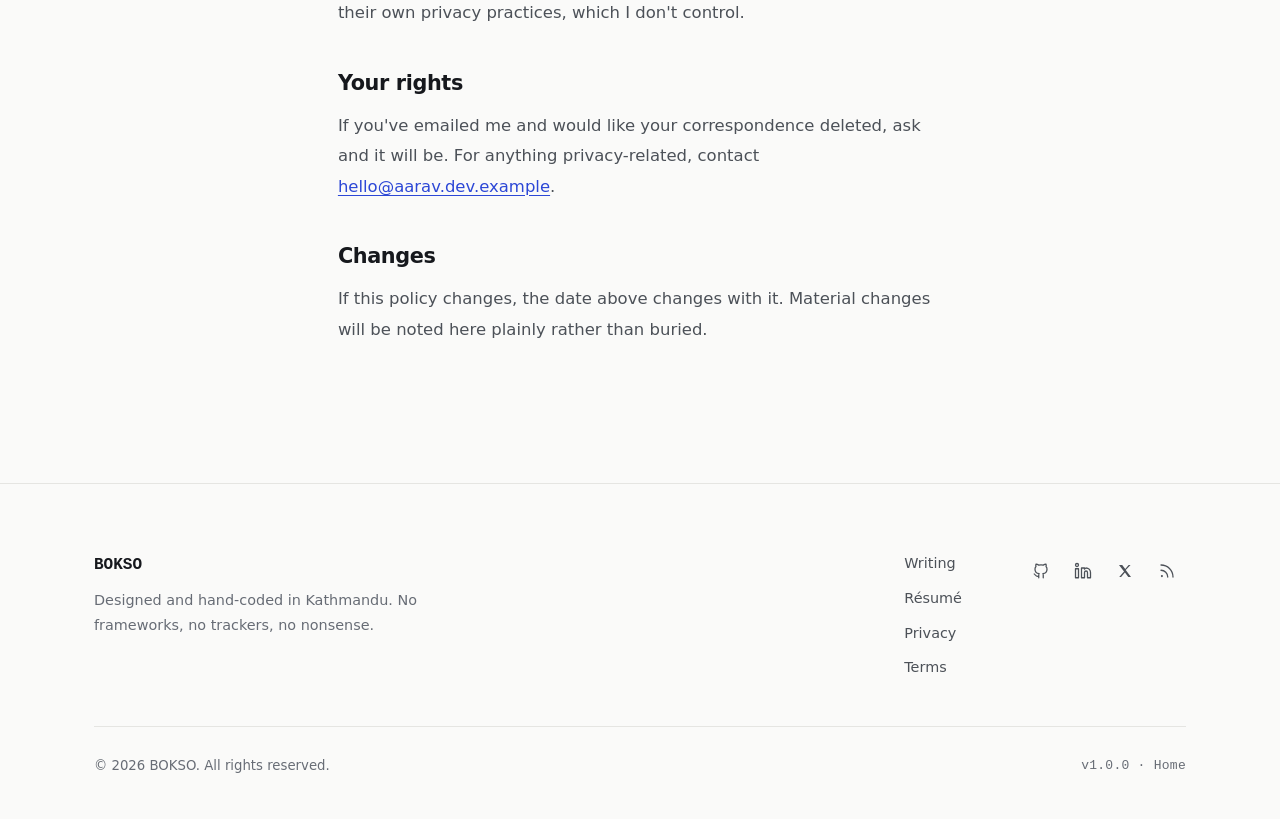
<file: privacy.html>
<!DOCTYPE html>
<html lang="en">
<head>
  <meta charset="UTF-8">
  <meta name="viewport" content="width=device-width, initial-scale=1">
  <title>Privacy Policy — BOKSO</title>
  <meta name="description" content="What this site does (and deliberately doesn't do) with your data.">
  <link rel="canonical" href="https://example.com/privacy.html">
  <meta name="theme-color" content="#fafaf9" media="(prefers-color-scheme: light)">
  <meta name="theme-color" content="#0d1016" media="(prefers-color-scheme: dark)">
  <meta name="color-scheme" content="light dark">
  <link rel="icon" href="assets/favicon.svg" type="image/svg+xml">
  <script src="js/theme.js"></script>
  <link rel="stylesheet" href="css/styles.css">
</head>
<body data-page="legal">
  <a class="skip-link" href="#main">Skip to main content</a>

  <header class="nav" id="site-nav">
    <div class="container nav__inner">
      <a class="nav__brand" href="index.html" aria-label="Home"></a>
      <nav class="nav__links" aria-label="Primary" id="primary-nav"></nav>
      <div class="nav__actions">
        <button class="icon-btn" id="palette-open" type="button" aria-label="Open command menu (Ctrl+K)"><span class="kbd-hint" aria-hidden="true">⌘K</span></button>
        <button class="icon-btn" id="theme-toggle" type="button" aria-label="Switch theme" aria-pressed="false"></button>
        <button class="icon-btn menu-toggle" id="menu-toggle" type="button" aria-expanded="false" aria-controls="mobile-menu" aria-label="Open menu"></button>
      </div>
    </div>
    <div class="mobile-menu" id="mobile-menu" hidden><nav aria-label="Mobile" id="mobile-nav"></nav></div>
  </header>

  <main id="main" class="page">
    <article class="container container--narrow prose legal">
      <nav class="crumbs mono" aria-label="Breadcrumb"><a href="index.html">Home</a><span aria-hidden="true">/</span><span aria-current="page">Privacy</span></nav>
      <h1>Privacy Policy</h1>
      <p class="mono">Last updated: July 2026</p>
      <p><em>Template notice: adapt this policy to your own setup (analytics, form provider, jurisdiction) before publishing.</em></p>

      <h2>The short version</h2>
      <p>This is a personal portfolio. It sets no cookies, runs no advertising, and collects nothing about you unless you deliberately send it — for example, through the contact form. It is designed to work with the minimum possible data.</p>

      <h2>What this site stores in your browser</h2>
      <p>One value: your light/dark theme choice, kept in your browser's <code>localStorage</code> under the key <code>theme</code>. It never leaves your device, and clearing your browser data removes it. If you install the site as an app, your browser also caches pages for offline use — again, entirely on your device.</p>

      <h2>The contact form</h2>
      <p>If you submit the contact form, the name, email address and message you type are delivered to me so that I can reply. Depending on configuration, delivery happens either through your own email application (nothing passes through a third party) or through a form-delivery service, in which case that provider processes the submission on my behalf under its own privacy terms. I keep messages only as long as our correspondence needs and never sell or share them.</p>

      <h2>Analytics</h2>
      <p>If analytics are enabled, this site uses a privacy-focused, cookie-free service that records aggregate page views only — no personal identifiers, no cross-site tracking, no fingerprinting. If analytics are not enabled, nothing is measured at all.</p>

      <h2>Hosting logs</h2>
      <p>Like almost every website, the hosting provider that serves these pages may keep short-lived technical logs (IP address, requested page, timestamp) for security and reliability. These are governed by the host's own policy and are not used by me to identify visitors.</p>

      <h2>External links</h2>
      <p>Links to GitHub, LinkedIn and other external sites lead to services with their own privacy practices, which I don't control.</p>

      <h2>Your rights</h2>
      <p>If you've emailed me and would like your correspondence deleted, ask and it will be. For anything privacy-related, contact <a href="mailto:hello@aarav.dev.example">hello@aarav.dev.example</a>.</p>

      <h2>Changes</h2>
      <p>If this policy changes, the date above changes with it. Material changes will be noted here plainly rather than buried.</p>
    </article>
  </main>

  <footer class="footer" id="site-footer"><div class="container" data-slot></div></footer>

  <dialog class="palette" id="palette" aria-label="Command menu">
    <div class="palette__frame">
      <div class="palette__inputwrap">
        <input id="palette-input" class="palette__input" type="text" role="combobox" aria-expanded="true" aria-controls="palette-list" aria-activedescendant="" autocomplete="off" spellcheck="false" placeholder="Search sections, projects, writing, actions…">
        <kbd class="palette__esc">esc</kbd>
      </div>
      <ul class="palette__list" id="palette-list" role="listbox" aria-label="Results"></ul>
      <p class="palette__empty" id="palette-empty" hidden>No results.</p>
    </div>
  </dialog>

  <button class="to-top" id="to-top" type="button" aria-label="Back to top" hidden></button>
  <div class="toast-region" id="toast-region" role="status" aria-live="polite"></div>

  <script src="js/content.js" defer></script>
  <script src="js/main.js" defer></script>
</body>
</html>
</file>
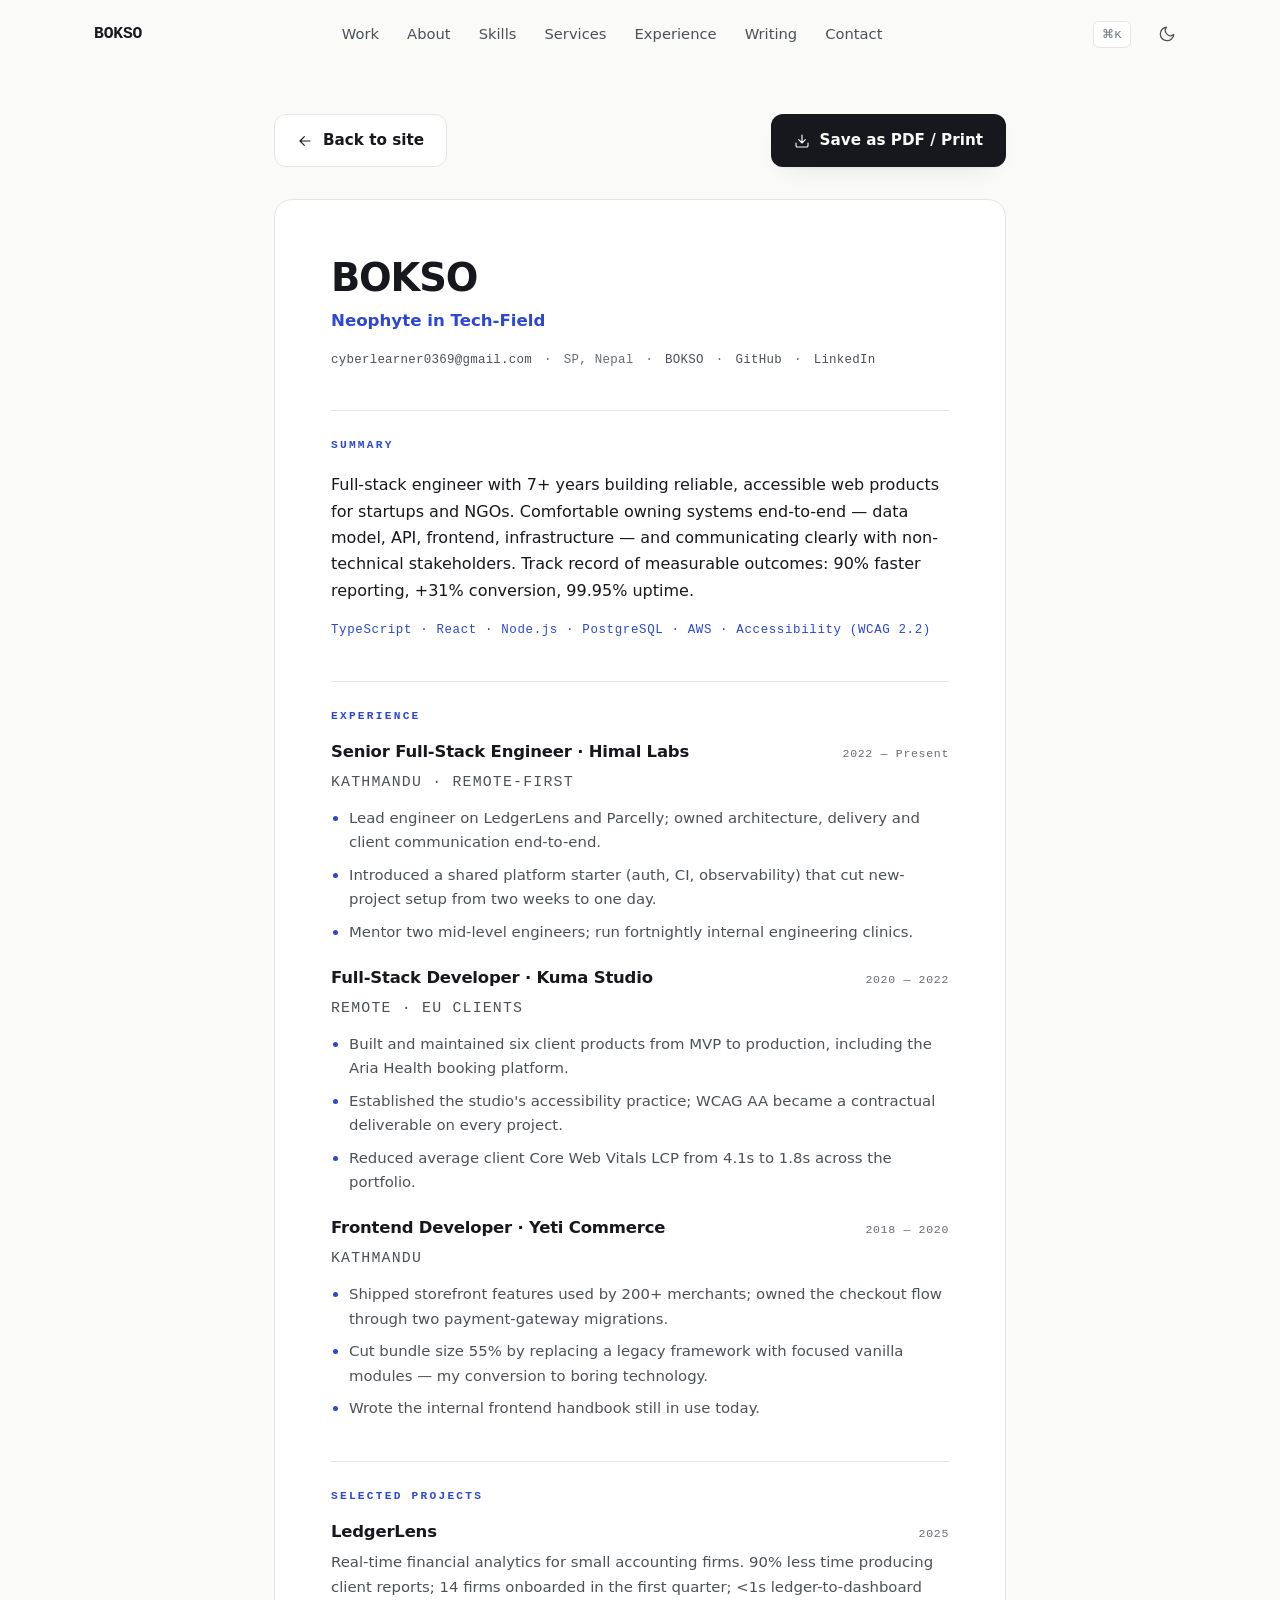
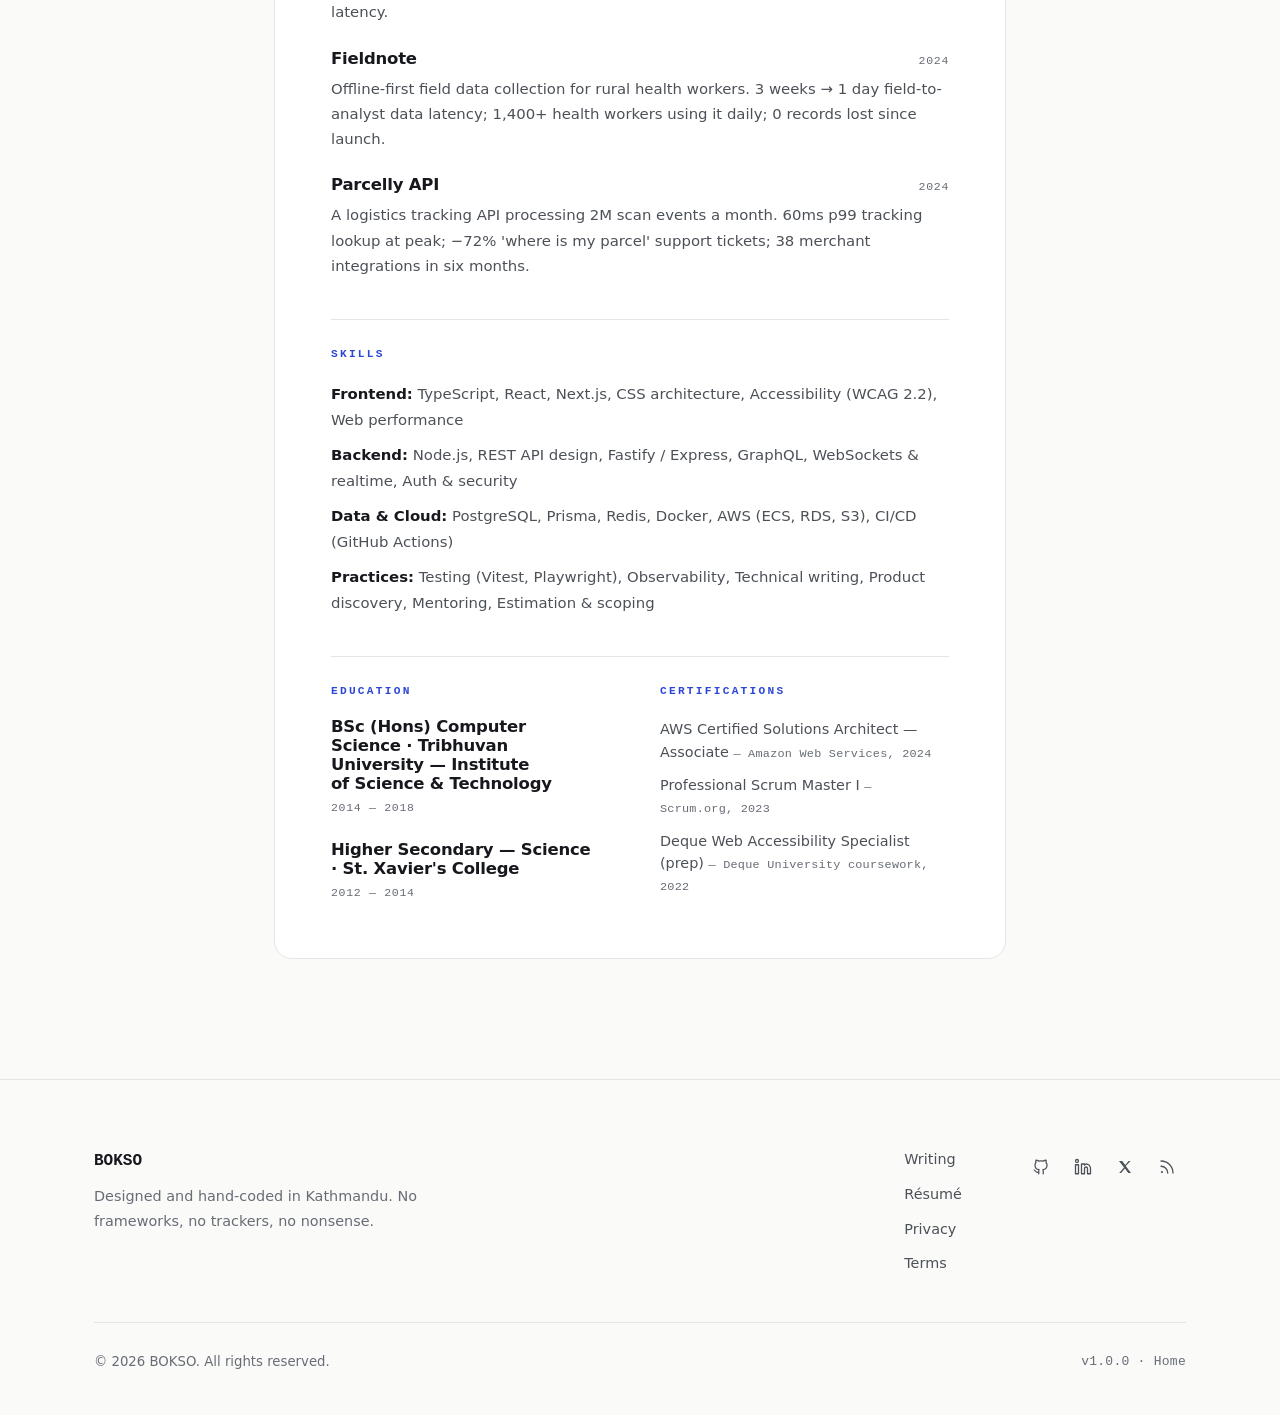
<file: resume.html>
<!DOCTYPE html>
<html lang="en">
<head>
  <meta charset="UTF-8">
  <meta name="viewport" content="width=device-width, initial-scale=1">
  <title>Résumé — BOKSO, Full-Stack Engineer</title>
  <meta name="description" content="Résumé of Aarav Shrestha — full-stack engineer (TypeScript, React, Node.js, PostgreSQL). Print-friendly and downloadable as PDF.">
  <link rel="canonical" href="https://example.com/resume.html">
  <meta name="robots" content="index, follow">
  <meta name="theme-color" content="#fafaf9" media="(prefers-color-scheme: light)">
  <meta name="theme-color" content="#0d1016" media="(prefers-color-scheme: dark)">
  <meta name="color-scheme" content="light dark">
  <link rel="icon" href="assets/favicon.svg" type="image/svg+xml">
  <link rel="apple-touch-icon" href="assets/images/apple-touch-icon.png">
  <link rel="manifest" href="manifest.webmanifest">
  <script src="js/theme.js"></script>
  <link rel="stylesheet" href="css/styles.css">
</head>
<body data-page="resume">
  <a class="skip-link" href="#main">Skip to main content</a>

  <header class="nav no-print" id="site-nav">
    <div class="container nav__inner">
      <a class="nav__brand" href="index.html" aria-label="Home"></a>
      <nav class="nav__links" aria-label="Primary" id="primary-nav"></nav>
      <div class="nav__actions">
        <button class="icon-btn" id="palette-open" type="button" aria-label="Open command menu (Ctrl+K)"><span class="kbd-hint" aria-hidden="true">⌘K</span></button>
        <button class="icon-btn" id="theme-toggle" type="button" aria-label="Switch theme" aria-pressed="false"></button>
        <button class="icon-btn menu-toggle" id="menu-toggle" type="button" aria-expanded="false" aria-controls="mobile-menu" aria-label="Open menu"></button>
      </div>
    </div>
    <div class="mobile-menu" id="mobile-menu" hidden><nav aria-label="Mobile" id="mobile-nav"></nav></div>
  </header>

  <main id="main" class="page page--resume">
    <div class="container container--narrow" id="resume-slot"></div>
  </main>

  <footer class="footer no-print" id="site-footer"><div class="container" data-slot></div></footer>

  <dialog class="palette" id="palette" aria-label="Command menu">
    <div class="palette__frame">
      <div class="palette__inputwrap">
        <input id="palette-input" class="palette__input" type="text" role="combobox" aria-expanded="true"
               aria-controls="palette-list" aria-activedescendant="" autocomplete="off" spellcheck="false"
               placeholder="Search sections, projects, writing, actions…">
        <kbd class="palette__esc">esc</kbd>
      </div>
      <ul class="palette__list" id="palette-list" role="listbox" aria-label="Results"></ul>
      <p class="palette__empty" id="palette-empty" hidden>No results.</p>
    </div>
  </dialog>

  <button class="to-top no-print" id="to-top" type="button" aria-label="Back to top" hidden></button>
  <div class="toast-region" id="toast-region" role="status" aria-live="polite"></div>

  <noscript><div class="noscript container"><p>The résumé renders with JavaScript. A copy is available by email: hello@bokso.dev.example</p></div></noscript>

  <script src="js/content.js" defer></script>
  <script src="js/main.js" defer></script>
  <script src="js/resume.js" defer></script>
</body>
</html>
</file>
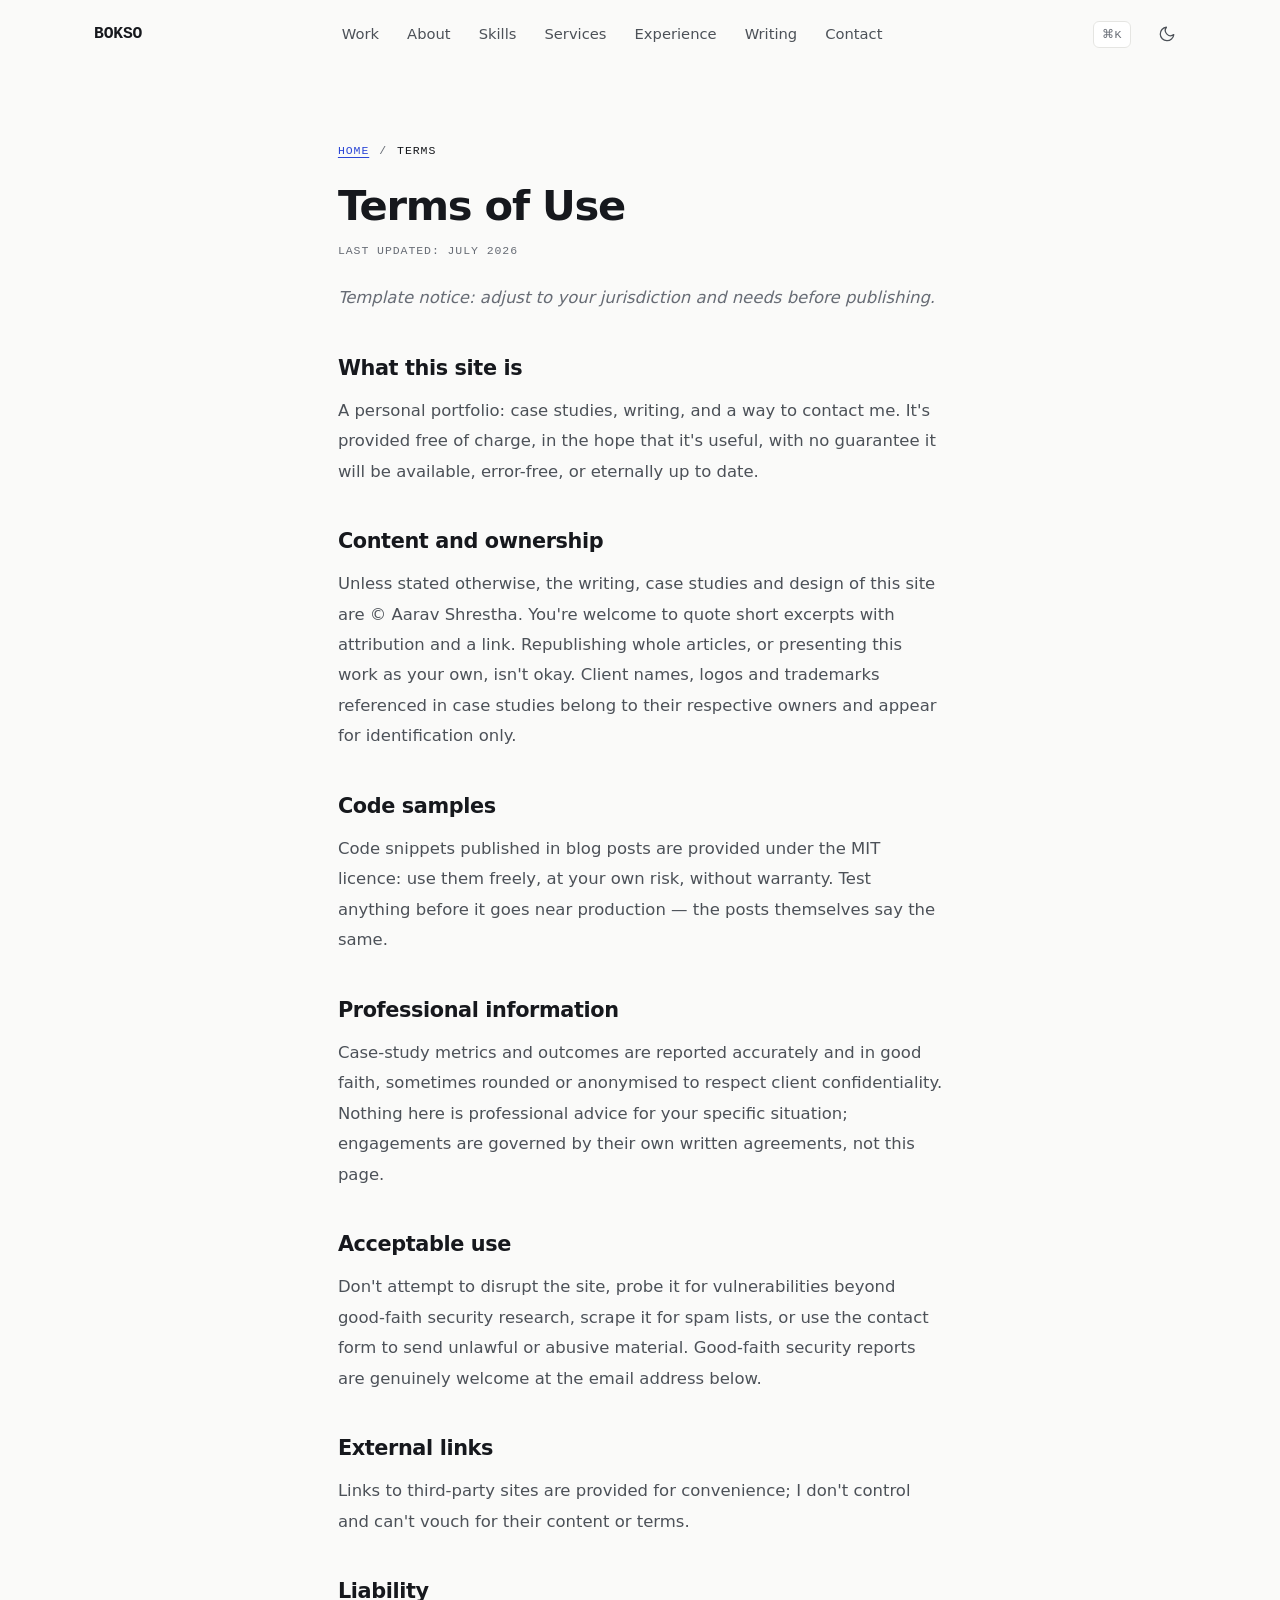
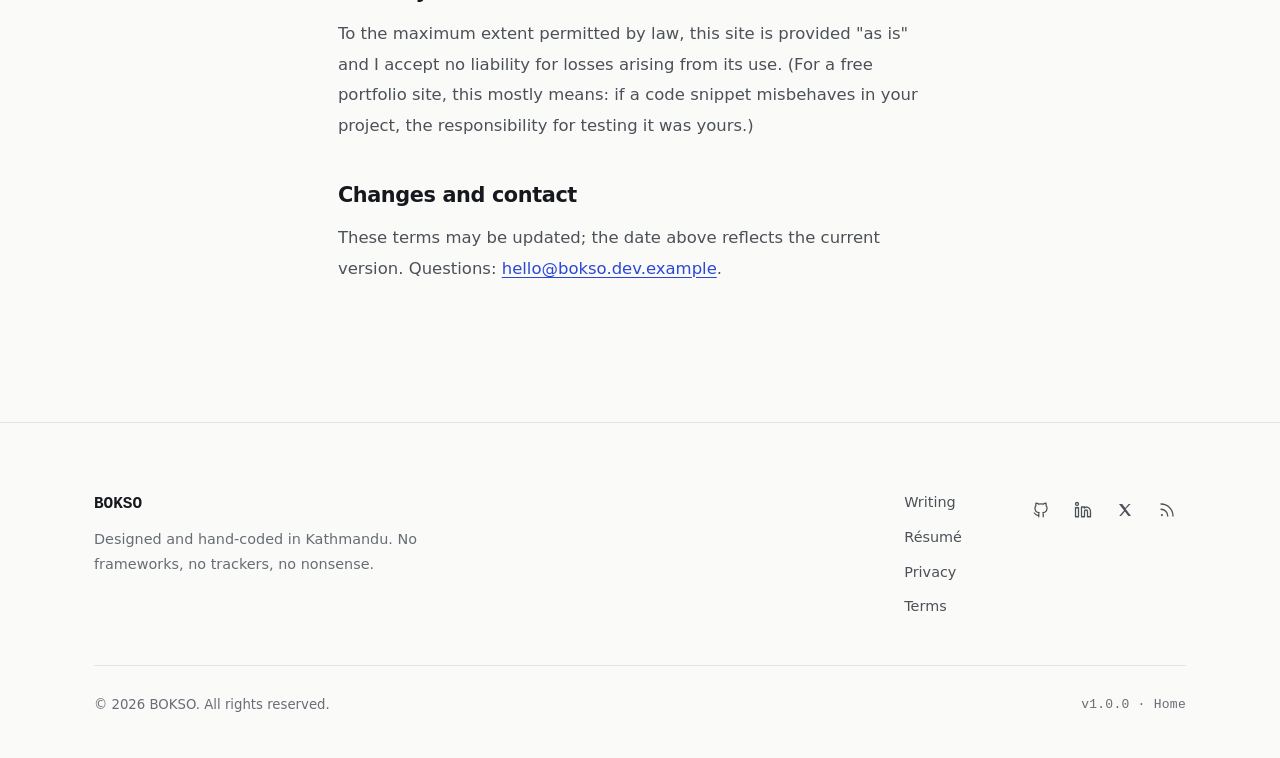
<file: terms.html>
<!DOCTYPE html>
<html lang="en">
<head>
  <meta charset="UTF-8">
  <meta name="viewport" content="width=device-width, initial-scale=1">
  <title>Terms of Use — BOKSO</title>
  <meta name="description" content="Plain-language terms for using this portfolio website.">
  <link rel="canonical" href="https://example.com/terms.html">
  <meta name="theme-color" content="#fafaf9" media="(prefers-color-scheme: light)">
  <meta name="theme-color" content="#0d1016" media="(prefers-color-scheme: dark)">
  <meta name="color-scheme" content="light dark">
  <link rel="icon" href="assets/favicon.svg" type="image/svg+xml">
  <script src="js/theme.js"></script>
  <link rel="stylesheet" href="css/styles.css">
</head>
<body data-page="legal">
  <a class="skip-link" href="#main">Skip to main content</a>

  <header class="nav" id="site-nav">
    <div class="container nav__inner">
      <a class="nav__brand" href="index.html" aria-label="Home"></a>
      <nav class="nav__links" aria-label="Primary" id="primary-nav"></nav>
      <div class="nav__actions">
        <button class="icon-btn" id="palette-open" type="button" aria-label="Open command menu (Ctrl+K)"><span class="kbd-hint" aria-hidden="true">⌘K</span></button>
        <button class="icon-btn" id="theme-toggle" type="button" aria-label="Switch theme" aria-pressed="false"></button>
        <button class="icon-btn menu-toggle" id="menu-toggle" type="button" aria-expanded="false" aria-controls="mobile-menu" aria-label="Open menu"></button>
      </div>
    </div>
    <div class="mobile-menu" id="mobile-menu" hidden><nav aria-label="Mobile" id="mobile-nav"></nav></div>
  </header>

  <main id="main" class="page">
    <article class="container container--narrow prose legal">
      <nav class="crumbs mono" aria-label="Breadcrumb"><a href="index.html">Home</a><span aria-hidden="true">/</span><span aria-current="page">Terms</span></nav>
      <h1>Terms of Use</h1>
      <p class="mono">Last updated: July 2026</p>
      <p><em>Template notice: adjust to your jurisdiction and needs before publishing.</em></p>

      <h2>What this site is</h2>
      <p>A personal portfolio: case studies, writing, and a way to contact me. It's provided free of charge, in the hope that it's useful, with no guarantee it will be available, error-free, or eternally up to date.</p>

      <h2>Content and ownership</h2>
      <p>Unless stated otherwise, the writing, case studies and design of this site are © Aarav Shrestha. You're welcome to quote short excerpts with attribution and a link. Republishing whole articles, or presenting this work as your own, isn't okay. Client names, logos and trademarks referenced in case studies belong to their respective owners and appear for identification only.</p>

      <h2>Code samples</h2>
      <p>Code snippets published in blog posts are provided under the MIT licence: use them freely, at your own risk, without warranty. Test anything before it goes near production — the posts themselves say the same.</p>

      <h2>Professional information</h2>
      <p>Case-study metrics and outcomes are reported accurately and in good faith, sometimes rounded or anonymised to respect client confidentiality. Nothing here is professional advice for your specific situation; engagements are governed by their own written agreements, not this page.</p>

      <h2>Acceptable use</h2>
      <p>Don't attempt to disrupt the site, probe it for vulnerabilities beyond good-faith security research, scrape it for spam lists, or use the contact form to send unlawful or abusive material. Good-faith security reports are genuinely welcome at the email address below.</p>

      <h2>External links</h2>
      <p>Links to third-party sites are provided for convenience; I don't control and can't vouch for their content or terms.</p>

      <h2>Liability</h2>
      <p>To the maximum extent permitted by law, this site is provided "as is" and I accept no liability for losses arising from its use. (For a free portfolio site, this mostly means: if a code snippet misbehaves in your project, the responsibility for testing it was yours.)</p>

      <h2>Changes and contact</h2>
      <p>These terms may be updated; the date above reflects the current version. Questions: <a href="mailto:hello@bokso.dev.example">hello@bokso.dev.example</a>.</p>
    </article>
  </main>

  <footer class="footer" id="site-footer"><div class="container" data-slot></div></footer>

  <dialog class="palette" id="palette" aria-label="Command menu">
    <div class="palette__frame">
      <div class="palette__inputwrap">
        <input id="palette-input" class="palette__input" type="text" role="combobox" aria-expanded="true" aria-controls="palette-list" aria-activedescendant="" autocomplete="off" spellcheck="false" placeholder="Search sections, projects, writing, actions…">
        <kbd class="palette__esc">esc</kbd>
      </div>
      <ul class="palette__list" id="palette-list" role="listbox" aria-label="Results"></ul>
      <p class="palette__empty" id="palette-empty" hidden>No results.</p>
    </div>
  </dialog>

  <button class="to-top" id="to-top" type="button" aria-label="Back to top" hidden></button>
  <div class="toast-region" id="toast-region" role="status" aria-live="polite"></div>

  <script src="js/content.js" defer></script>
  <script src="js/main.js" defer></script>
</body>
</html>
</file>
<file: css/styles.css>
/* ==========================================================================
   STYLES.CSS — design system for the whole site.
   Direction: "engineered, not decorated". Cool near-white / deep ink-blue,
   one cobalt accent, grotesk display with a serif-italic emphasis word,
   monospace system metadata. Zero external fonts or libraries.
   --------------------------------------------------------------------------
   Contents
   01 tokens          02 base & reset       03 utilities
   04 nav             05 hero               06 sections & buttons
   07 toolbar/chips   08 projects           09 case-study modal
   10 about           11 skills             12 services
   13 experience      14 numbers            15 testimonials
   16 writing         17 gallery/lightbox   18 faq
   19 contact         20 footer             21 palette
   22 blog/prose      23 resume             24 404 & legal
   25 misc UI         26 motion             27 responsive
   28 print
   ========================================================================== */

/* ---------- 01 · tokens ------------------------------------------------- */
:root {
  --font-sans: system-ui, -apple-system, "Segoe UI", Roboto, "Helvetica Neue", Arial, sans-serif;
  --font-serif: "Iowan Old Style", "Palatino Linotype", Palatino, Charter, Georgia, serif;
  --font-mono: ui-monospace, "SF Mono", "Cascadia Code", "Segoe UI Mono", Menlo, Consolas, monospace;

  --bg: #fafaf9;
  --surface: #ffffff;
  --surface-2: #f1f1ef;
  --tint: #f4f4f2;
  --ink: #16181d;
  --ink-2: #4c5158;
  --ink-3: #676c75;
  --line: #e5e5e2;
  --hover-bg: rgba(22, 24, 29, 0.05);

  --accent: #2c47d6;
  --accent-strong: #1f36b8;
  --accent-soft: rgba(44, 71, 214, 0.09);

  --ok: #178a50;
  --err: #b3262e;

  --btn-bg: #16181d;
  --btn-fg: #fafaf9;

  --nav-bg: rgba(250, 250, 249, 0.82);
  --grid-dot: rgba(22, 24, 29, 0.13);
  --sel-bg: #2c47d6;
  --sel-fg: #ffffff;
  --code-inline-bg: rgba(22, 24, 29, 0.06);

  /* generated project-cover art */
  --cover-bg: #edeff5;
  --cover-line: rgba(22, 24, 29, 0.30);
  --cover-dot: rgba(44, 71, 214, 0.38);
  --cover-accent: #2c47d6;
  --cover-letter: rgba(22, 24, 29, 0.08);

  /* code blocks are ink-dark in both themes */
  --cb-bg: #12151d;
  --cb-line: rgba(233, 235, 239, 0.09);
  --cb-ink: #dfe3ea;
  --cb-muted: #8b93a3;

  --r-s: 8px;
  --r-m: 12px;
  --r-l: 18px;

  --shadow-1: 0 1px 2px rgba(16, 18, 24, 0.05), 0 10px 28px -14px rgba(16, 18, 24, 0.14);
  --shadow-2: 0 2px 4px rgba(16, 18, 24, 0.06), 0 22px 48px -20px rgba(16, 18, 24, 0.22);
  --ease: cubic-bezier(0.22, 0.61, 0.24, 1);
}

[data-theme="dark"] {
  --bg: #0d1016;
  --surface: #14181f;
  --surface-2: #1a1f29;
  --tint: #10141b;
  --ink: #e9ebef;
  --ink-2: #a6acb8;
  --ink-3: #828a97;
  --line: rgba(233, 235, 239, 0.10);
  --hover-bg: rgba(233, 235, 239, 0.06);

  --accent: #8fa0ff;
  --accent-strong: #a9b6ff;
  --accent-soft: rgba(143, 160, 255, 0.12);

  --ok: #3fd08a;
  --err: #ff7b85;

  --btn-bg: #e9ebef;
  --btn-fg: #10131a;

  --nav-bg: rgba(13, 16, 22, 0.78);
  --grid-dot: rgba(233, 235, 239, 0.10);
  --sel-bg: #8fa0ff;
  --sel-fg: #0d1016;
  --code-inline-bg: rgba(233, 235, 239, 0.09);

  --cover-bg: #171c27;
  --cover-line: rgba(233, 235, 239, 0.22);
  --cover-dot: rgba(143, 160, 255, 0.40);
  --cover-accent: #6f83f5;
  --cover-letter: rgba(233, 235, 239, 0.06);

  --shadow-1: 0 1px 2px rgba(0, 0, 0, 0.35), 0 12px 30px -14px rgba(0, 0, 0, 0.55);
  --shadow-2: 0 2px 4px rgba(0, 0, 0, 0.4), 0 26px 56px -20px rgba(0, 0, 0, 0.65);
}

/* ---------- 02 · base & reset ------------------------------------------- */
*, *::before, *::after { box-sizing: border-box; }
* { margin: 0; }

html {
  scroll-behavior: smooth;
  scroll-padding-top: 96px;
  -webkit-text-size-adjust: 100%;
}

body {
  font-family: var(--font-sans);
  font-size: 1rem;
  line-height: 1.65;
  color: var(--ink);
  background: var(--bg);
  -webkit-font-smoothing: antialiased;
  text-rendering: optimizeLegibility;
  min-height: 100svh;
}

img, svg, video { display: block; max-width: 100%; }
img { height: auto; }
input, button, textarea, select { font: inherit; color: inherit; }
button { cursor: pointer; }
h1, h2, h3, h4 { font-weight: 700; line-height: 1.15; letter-spacing: -0.02em; text-wrap: balance; }
a { color: var(--accent); }
ul, ol { padding: 0; }
[hidden] { display: none !important; }

::selection { background: var(--sel-bg); color: var(--sel-fg); }

:focus { outline: none; }
:focus-visible {
  outline: 2px solid var(--accent);
  outline-offset: 3px;
  border-radius: 2px;
}

body.menu-open, body.modal-open { overflow: hidden; }

/* smooth colour cross-fade when the theme toggles (JS adds .theme-anim) */
@media (prefers-reduced-motion: no-preference) {
  html.theme-anim, html.theme-anim *, html.theme-anim *::before, html.theme-anim *::after {
    transition: background-color 0.35s var(--ease), color 0.35s var(--ease),
                border-color 0.35s var(--ease), fill 0.35s var(--ease) !important;
  }
}

/* ---------- 03 · utilities ------------------------------------------------ */
.container {
  width: 100%;
  max-width: 1180px;
  margin-inline: auto;
  padding-inline: clamp(20px, 5vw, 44px);
}
.container--narrow { max-width: 820px; }

.mono {
  font-family: var(--font-mono);
  font-size: 0.8125rem;
  letter-spacing: 0.02em;
}

.icon { width: 18px; height: 18px; flex: none; }
.icon.flip { transform: scaleX(-1); }

kbd {
  font-family: var(--font-mono);
  font-size: 0.72rem;
  border: 1px solid var(--line);
  border-bottom-width: 2px;
  border-radius: 6px;
  padding: 2px 7px;
  color: var(--ink-3);
  background: var(--surface);
}

.sr-only {
  position: absolute !important;
  width: 1px; height: 1px;
  padding: 0; margin: -1px;
  overflow: hidden;
  clip: rect(0 0 0 0);
  white-space: nowrap;
  border: 0;
}

.skip-link {
  position: fixed;
  top: 12px; left: 12px;
  z-index: 2000;
  background: var(--btn-bg);
  color: var(--btn-fg);
  padding: 10px 18px;
  border-radius: 10px;
  font-weight: 600;
  text-decoration: none;
  transform: translateY(-64px);
  transition: transform 0.2s var(--ease);
}
.skip-link:focus-visible { transform: translateY(0); outline-offset: 1px; }

.noscript { padding: 140px 0; }

/* ---------- 04 · navigation ------------------------------------------------ */
.progress {
  position: fixed;
  inset: 0 0 auto 0;
  height: 2px;
  z-index: 1200;
  pointer-events: none;
}
#progress-bar {
  display: block;
  height: 100%;
  background: var(--accent);
  transform: scaleX(0);
  transform-origin: 0 50%;
}

.nav {
  position: sticky;
  top: 0;
  z-index: 900;
  border-bottom: 1px solid transparent;
  transition: background-color 0.25s var(--ease), border-color 0.25s var(--ease), backdrop-filter 0.25s;
}
.nav--scrolled {
  background: var(--nav-bg);
  -webkit-backdrop-filter: blur(14px) saturate(1.5);
  backdrop-filter: blur(14px) saturate(1.5);
  border-bottom-color: var(--line);
}

.nav__inner {
  display: flex;
  align-items: center;
  justify-content: space-between;
  gap: 16px;
  height: 68px;
}

.nav__brand {
  font-family: var(--font-mono);
  font-weight: 600;
  font-size: 1.02rem;
  letter-spacing: -0.01em;
  color: var(--ink);
  text-decoration: none;
}
.brand__accent { color: var(--accent); }

.nav__links { display: flex; gap: 2px; }
.nav__link {
  position: relative;
  padding: 9px 13px;
  border-radius: 9px;
  font-size: 0.92rem;
  color: var(--ink-2);
  text-decoration: none;
  transition: color 0.18s, background-color 0.18s;
}
.nav__link:hover { color: var(--ink); background: var(--hover-bg); }
.nav__link.is-active { color: var(--ink); }
.nav__link.is-active::after {
  content: "";
  position: absolute;
  left: 13px; right: 13px; bottom: 5px;
  height: 2px;
  border-radius: 2px;
  background: var(--accent);
}

.nav__actions { display: flex; align-items: center; gap: 6px; }

.icon-btn {
  display: inline-flex;
  align-items: center;
  justify-content: center;
  width: 38px; height: 38px;
  border: 1px solid transparent;
  border-radius: 10px;
  background: transparent;
  color: var(--ink-2);
  text-decoration: none;
  transition: background-color 0.18s, color 0.18s, border-color 0.18s, transform 0.18s var(--ease);
}
.icon-btn:hover { background: var(--hover-bg); color: var(--ink); }

#palette-open { width: auto; padding: 0 10px; }
.kbd-hint {
  font-family: var(--font-mono);
  font-size: 0.72rem;
  letter-spacing: 0.04em;
  border: 1px solid var(--line);
  border-radius: 6px;
  padding: 3px 8px;
  background: var(--surface);
  color: var(--ink-3);
  transition: border-color 0.18s, color 0.18s;
}
#palette-open:hover .kbd-hint { border-color: var(--ink-3); color: var(--ink); }

.menu-toggle { display: none; }

.mobile-menu {
  position: fixed;
  inset: 68px 0 0 0;
  z-index: 880;
  background: var(--bg);
  overflow-y: auto;
  padding: 20px clamp(20px, 5vw, 44px) 44px;
  border-top: 1px solid var(--line);
}
.mobile-menu nav { display: flex; flex-direction: column; }
.mobile-menu a {
  padding: 17px 2px;
  font-size: 1.35rem;
  font-weight: 650;
  letter-spacing: -0.02em;
  color: var(--ink);
  text-decoration: none;
  border-bottom: 1px solid var(--line);
}
.mobile-menu a:hover { color: var(--accent); }

/* ---------- 05 · hero -------------------------------------------------------- */
.hero {
  position: relative;
  display: flex;
  align-items: center;
  min-height: calc(100svh - 68px);
  padding: clamp(72px, 10vh, 120px) 0 96px;
  overflow: clip;
}

.hero__bg { position: absolute; inset: 0; pointer-events: none; }
.blob {
  position: absolute;
  border-radius: 50%;
  filter: blur(72px);
  will-change: transform;
}
.blob--a {
  width: 560px; height: 560px;
  top: -160px; right: -120px;
  background: radial-gradient(closest-side, rgba(44, 71, 214, 0.26), transparent 72%);
}
.blob--b {
  width: 480px; height: 480px;
  bottom: -180px; left: -140px;
  background: radial-gradient(closest-side, rgba(96, 148, 178, 0.18), transparent 72%);
}
[data-theme="dark"] .blob--a { background: radial-gradient(closest-side, rgba(96, 118, 255, 0.22), transparent 72%); }
[data-theme="dark"] .blob--b { background: radial-gradient(closest-side, rgba(70, 120, 150, 0.14), transparent 72%); }

.hero__grid {
  position: absolute;
  inset: 0;
  background-image: radial-gradient(var(--grid-dot) 1px, transparent 1px);
  background-size: 26px 26px;
  -webkit-mask-image: radial-gradient(ellipse 62% 58% at 34% 36%, black, transparent 72%);
  mask-image: radial-gradient(ellipse 62% 58% at 34% 36%, black, transparent 72%);
}

.hero__content { position: relative; max-width: 920px; }

.hero__status {
  display: flex;
  align-items: center;
  flex-wrap: wrap;
  gap: 10px;
  color: var(--ink-2);
  letter-spacing: 0.04em;
}
.hero__sep { color: var(--ink-3); }
.tz { color: var(--ink-3); }
#local-time { font-variant-numeric: tabular-nums; color: var(--ink); }

.dot {
  width: 8px; height: 8px;
  border-radius: 50%;
  background: var(--ok);
}
@media (prefers-reduced-motion: no-preference) {
  .dot { animation: pulse 2.6s var(--ease) infinite; }
  @keyframes pulse {
    0%   { box-shadow: 0 0 0 0 rgba(23, 138, 80, 0.45); }
    70%  { box-shadow: 0 0 0 10px rgba(23, 138, 80, 0); }
    100% { box-shadow: 0 0 0 0 rgba(23, 138, 80, 0); }
  }
}

.hero__title {
  margin-top: 30px;
  font-size: clamp(2.55rem, 7.4vw, 5.1rem);
  line-height: 1.02;
  letter-spacing: -0.035em;
  font-weight: 700;
  max-width: 15ch;
}
.accent-serif {
  font-family: var(--font-serif);
  font-style: italic;
  font-weight: 500;
  letter-spacing: -0.005em;
  color: var(--accent);
  padding-right: 0.05em;
}

.hero__typed { margin-top: 26px; color: var(--ink-2); }
.type__prefix {
  color: var(--ink-3);
  text-transform: uppercase;
  font-size: 0.72rem;
  letter-spacing: 0.14em;
  margin-right: 8px;
}
.type__word { color: var(--accent); font-weight: 600; font-size: 0.92rem; }
.type__caret {
  display: inline-block;
  width: 8px; height: 1.05em;
  margin-left: 3px;
  vertical-align: text-bottom;
  background: var(--accent);
}
@media (prefers-reduced-motion: no-preference) {
  .type__caret { animation: blink 1.1s steps(2, start) infinite; }
  @keyframes blink { to { visibility: hidden; } }
}

.hero__intro {
  margin-top: 22px;
  max-width: 620px;
  font-size: clamp(1.02rem, 1.6vw, 1.19rem);
  line-height: 1.75;
  color: var(--ink-2);
}

.hero__cta {
  margin-top: 38px;
  display: flex;
  flex-wrap: wrap;
  align-items: center;
  gap: 12px;
}

.hero__scroll {
  position: absolute;
  left: 50%;
  bottom: 26px;
  transform: translateX(-50%);
  display: flex;
  flex-direction: column;
  align-items: center;
  gap: 12px;
  font-family: var(--font-mono);
  font-size: 0.68rem;
  letter-spacing: 0.28em;
  text-transform: uppercase;
  color: var(--ink-3);
  text-decoration: none;
}
.hero__scroll:hover { color: var(--ink); }
.hero__scroll-line {
  width: 1px; height: 46px;
  background: linear-gradient(var(--ink-3), transparent);
  transform-origin: top;
}
@media (prefers-reduced-motion: no-preference) {
  .hero__scroll-line { animation: drop 2.1s var(--ease) infinite; }
  @keyframes drop {
    0% { transform: scaleY(0); }
    45% { transform: scaleY(1); }
    100% { transform: scaleY(1); opacity: 0; }
  }
}
@media (max-height: 620px) { .hero__scroll { display: none; } }

/* ---------- 06 · sections & buttons ----------------------------------------- */
.section {
  padding: clamp(84px, 11vw, 136px) 0;
  border-top: 1px solid var(--line);
}
.section--tint { background: var(--tint); }

.section__head {
  max-width: 800px;
  margin-bottom: clamp(42px, 6vw, 66px);
}
.kicker {
  display: flex;
  align-items: center;
  gap: 12px;
  color: var(--accent);
  font-weight: 600;
  font-size: 0.74rem;
  letter-spacing: 0.18em;
  text-transform: uppercase;
}
.kicker::before {
  content: "";
  width: 26px; height: 1px;
  background: var(--accent);
}
.section__title {
  margin-top: 16px;
  font-size: clamp(1.85rem, 3.7vw, 2.7rem);
  letter-spacing: -0.028em;
  line-height: 1.12;
}
.section__lede {
  margin-top: 16px;
  max-width: 640px;
  color: var(--ink-2);
  font-size: 1.04rem;
  line-height: 1.75;
}

.btn {
  display: inline-flex;
  align-items: center;
  gap: 10px;
  padding: 13px 22px;
  border: 1px solid transparent;
  border-radius: var(--r-m);
  font-weight: 600;
  font-size: 0.95rem;
  text-decoration: none;
  transition: transform 0.18s var(--ease), background-color 0.18s, border-color 0.18s,
              box-shadow 0.18s, color 0.18s;
}
.btn .icon { width: 16px; height: 16px; transition: transform 0.18s var(--ease); }
.btn:active { transform: translateY(0) scale(0.99); }

.btn--primary { background: var(--btn-bg); color: var(--btn-fg); box-shadow: var(--shadow-1); }
.btn--primary:hover { transform: translateY(-1px); box-shadow: var(--shadow-2); }
.btn--primary:hover .icon { transform: translateX(3px); }

.btn--secondary { background: var(--surface); border-color: var(--line); color: var(--ink); }
.btn--secondary:hover { border-color: var(--ink-3); transform: translateY(-1px); }

.btn--ghost { background: transparent; color: var(--ink-2); padding: 13px 14px; }
.btn--ghost:hover { background: var(--hover-bg); color: var(--ink); }
.btn--ghost kbd { margin-left: 2px; }

.btn[disabled] { opacity: 0.55; cursor: default; transform: none; }

/* ---------- 07 · toolbar, chips, inputs ---------------------------------------- */
.toolbar {
  display: flex;
  flex-wrap: wrap;
  align-items: center;
  justify-content: space-between;
  gap: 16px;
}
.toolbar__tools { display: flex; flex-wrap: wrap; gap: 10px; }

.filters { display: flex; flex-wrap: wrap; gap: 8px; }

.chip {
  border: 1px solid var(--line);
  background: var(--surface);
  color: var(--ink-2);
  padding: 7px 15px;
  border-radius: 999px;
  font-size: 0.83rem;
  font-weight: 500;
  transition: border-color 0.18s, color 0.18s, background-color 0.18s;
}
.chip:hover { border-color: var(--ink-3); color: var(--ink); }
.chip[aria-pressed="true"] { background: var(--btn-bg); color: var(--btn-fg); border-color: var(--btn-bg); }
.chip--static {
  cursor: default;
  background: transparent;
  font-family: var(--font-mono);
  font-size: 0.76rem;
  letter-spacing: 0.05em;
  white-space: nowrap;
}
.chip--static:hover { border-color: var(--line); color: var(--ink-2); }

.searchwrap, .sortwrap { position: relative; display: flex; align-items: center; }
.searchwrap .icon, .sortwrap .icon {
  position: absolute;
  width: 15px; height: 15px;
  color: var(--ink-3);
  pointer-events: none;
}
.searchwrap .icon { left: 13px; }
.sortwrap .icon { right: 12px; }

.searchwrap input, .sortwrap select {
  border: 1px solid var(--line);
  border-radius: 10px;
  background: var(--surface);
  color: var(--ink);
  font-size: 0.9rem;
  padding: 10px 14px;
  transition: border-color 0.18s, box-shadow 0.18s;
}
.searchwrap input { padding-left: 38px; min-width: 220px; }
.sortwrap select { appearance: none; -webkit-appearance: none; padding-right: 36px; }
.searchwrap input:focus, .sortwrap select:focus,
.field__input:focus, .newsletter input:focus {
  outline: none;
  border-color: var(--accent);
  box-shadow: 0 0 0 3px var(--accent-soft);
}
input[type="search"]::-webkit-search-cancel-button { -webkit-appearance: none; }

.toolbar__count {
  margin: 14px 0 30px;
  min-height: 1em;
  color: var(--ink-3);
  font-size: 0.74rem;
  letter-spacing: 0.08em;
  text-transform: uppercase;
}

/* ---------- 08 · projects ---------------------------------------------------------- */
.projects__grid {
  display: grid;
  grid-template-columns: repeat(2, minmax(0, 1fr));
  gap: 28px;
}

.project-card {
  position: relative;
  display: flex;
  flex-direction: column;
  border: 1px solid var(--line);
  border-radius: var(--r-l);
  background: var(--surface);
  overflow: hidden;
  transition: transform 0.3s var(--ease), border-color 0.3s, box-shadow 0.3s;
}
.project-card:hover, .project-card:focus-within {
  transform: translateY(-4px);
  border-color: var(--ink-3);
  box-shadow: var(--shadow-2);
}

.project-card--featured {
  grid-column: span 2;
  display: grid;
  grid-template-columns: 1.08fr 1fr;
}
.project-card--featured .project-card__media { min-height: 300px; }
.project-card--featured .project-card__title { font-size: 1.7rem; }

.project-card__media {
  background: var(--cover-bg);
  aspect-ratio: 16 / 9;
  overflow: hidden;
}
.project-card--featured .project-card__media { aspect-ratio: auto; }
.cover { width: 100%; height: 100%; transition: transform 0.6s var(--ease); }
.project-card:hover .cover { transform: scale(1.035); }
.cover__letter {
  font-family: var(--font-mono);
  font-size: 170px;
  font-weight: 700;
  letter-spacing: -0.05em;
  fill: var(--cover-letter);
}

.project-card__body {
  display: flex;
  flex-direction: column;
  gap: 12px;
  padding: 26px 28px 28px;
  flex: 1;
}
.project-card__meta {
  color: var(--ink-3);
  font-size: 0.72rem;
  letter-spacing: 0.1em;
  text-transform: uppercase;
}
.project-card__title { font-size: 1.4rem; letter-spacing: -0.02em; }
.project-card__link {
  all: unset;
  cursor: pointer;
  color: var(--ink);
  font: inherit;
}
.project-card__link::after { content: ""; position: absolute; inset: 0; z-index: 1; }
.project-card__link:focus-visible::after {
  outline: 2px solid var(--accent);
  outline-offset: -2px;
  border-radius: var(--r-l);
}
.project-card__tagline { color: var(--ink-2); line-height: 1.65; font-size: 0.96rem; }

.tags {
  display: flex;
  flex-wrap: wrap;
  gap: 8px;
  list-style: none;
  margin-top: auto;
  padding-top: 6px;
}
.tag {
  border: 1px solid var(--line);
  border-radius: 6px;
  padding: 3px 9px;
  font-size: 0.68rem;
  letter-spacing: 0.06em;
  text-transform: uppercase;
  color: var(--ink-3);
  background: var(--hover-bg);
  white-space: nowrap;
}

.project-card__cta {
  display: inline-flex;
  align-items: center;
  gap: 8px;
  margin-top: 8px;
  color: var(--accent);
  font-size: 0.72rem;
  font-weight: 600;
  letter-spacing: 0.12em;
  text-transform: uppercase;
}
.project-card__cta .icon { width: 14px; height: 14px; transition: transform 0.25s var(--ease); }
.project-card:hover .project-card__cta .icon { transform: translateX(4px); }

.projects__empty { color: var(--ink-2); padding: 44px 0; grid-column: 1 / -1; }
.projects__more { margin-top: 36px; text-align: center; }

/* ---------- 09 · case-study modal ----------------------------------------------------- */
dialog { border: 0; padding: 0; color: inherit; }
dialog::backdrop {
  background: rgba(8, 10, 16, 0.55);
  -webkit-backdrop-filter: blur(6px);
  backdrop-filter: blur(6px);
}

.modal {
  width: min(880px, calc(100vw - 28px));
  max-height: calc(100dvh - 44px);
  margin: auto;
  background: var(--bg);
  border: 1px solid var(--line);
  border-radius: 20px;
  overflow-y: auto;
  overscroll-behavior: contain;
}
.modal__frame { position: relative; padding: clamp(24px, 4.5vw, 48px); }

.modal__close {
  position: sticky;
  top: 0;
  float: right;
  z-index: 5;
  background: var(--surface);
  border-color: var(--line);
  box-shadow: var(--shadow-1);
}
.modal__close:hover { color: var(--err); }

.modal__head { padding-right: 44px; }
.modal__title { font-size: clamp(1.7rem, 3.4vw, 2.3rem); letter-spacing: -0.028em; margin-top: 12px; }
.modal__tagline { color: var(--ink-2); margin-top: 10px; font-size: 1.06rem; line-height: 1.6; }
.modal__links { display: flex; flex-wrap: wrap; gap: 10px; margin-top: 22px; }

.modal__cover {
  margin: 28px 0 26px;
  border: 1px solid var(--line);
  border-radius: 14px;
  overflow: hidden;
  aspect-ratio: 16 / 7;
  background: var(--cover-bg);
}

.metrics {
  display: grid;
  grid-template-columns: repeat(3, 1fr);
  gap: 1px;
  background: var(--line);
  border: 1px solid var(--line);
  border-radius: 14px;
  overflow: hidden;
}
.metric {
  display: flex;
  flex-direction: column-reverse;
  gap: 6px;
  background: var(--surface);
  padding: 18px 20px;
}
.metric__value {
  font-family: var(--font-mono);
  font-size: 1.42rem;
  font-weight: 700;
  letter-spacing: -0.02em;
  color: var(--ink);
  font-variant-numeric: tabular-nums;
}
.metric__label { color: var(--ink-3); font-size: 0.78rem; line-height: 1.45; }

.modal__section { margin-top: 32px; }
.modal__h {
  color: var(--accent);
  font-size: 0.7rem;
  font-weight: 650;
  letter-spacing: 0.18em;
  text-transform: uppercase;
  margin-bottom: 12px;
}
.modal__section > p { color: var(--ink-2); line-height: 1.8; max-width: 68ch; }

.dashlist, .check-list { list-style: none; display: grid; gap: 11px; }
.dashlist li, .check-list li {
  position: relative;
  padding-left: 24px;
  color: var(--ink-2);
  line-height: 1.65;
}
.dashlist li::before {
  content: "";
  position: absolute;
  left: 0; top: 0.72em;
  width: 11px; height: 1px;
  background: var(--ink-3);
}
.check-list li::before {
  content: "";
  position: absolute;
  left: 1px; top: 0.42em;
  width: 10px; height: 5px;
  border-left: 2px solid var(--accent);
  border-bottom: 2px solid var(--accent);
  transform: rotate(-48deg);
}
.modal__tags { margin-top: 34px; }

/* ---------- 10 · about --------------------------------------------------------------------- */
.about__grid {
  display: grid;
  grid-template-columns: 1.5fr 1fr;
  gap: clamp(36px, 6vw, 72px);
  align-items: start;
}
.about__col > p {
  color: var(--ink-2);
  font-size: 1.03rem;
  line-height: 1.85;
  max-width: 62ch;
}
.about__col > p + p { margin-top: 18px; }

.about__values {
  margin-top: 40px;
  display: grid;
  grid-template-columns: repeat(2, 1fr);
  gap: 24px 30px;
}
.value { border-top: 1px solid var(--line); padding-top: 16px; }
.value__name { font-weight: 650; font-size: 0.96rem; letter-spacing: -0.01em; }
.value__detail { color: var(--ink-3); font-size: 0.88rem; line-height: 1.65; margin-top: 7px; }

.about__aside { display: flex; flex-direction: column; gap: 26px; position: sticky; top: 100px; }

.portrait {
  border: 1px solid var(--line);
  border-radius: var(--r-l);
  overflow: hidden;
  aspect-ratio: 5 / 6;
  background: var(--cover-bg);
}
.portrait__img { width: 100%; height: 100%; object-fit: cover; }
.portrait__mono {
  width: 100%; height: 100%;
  display: flex;
  align-items: center;
  justify-content: center;
  font-family: var(--font-mono);
  font-size: clamp(64px, 7vw, 92px);
  font-weight: 700;
  letter-spacing: -0.06em;
  color: var(--accent);
  background-image: radial-gradient(var(--grid-dot) 1px, transparent 1px);
  background-size: 22px 22px;
}

.facts {
  border: 1px solid var(--line);
  border-radius: 14px;
  overflow: hidden;
  background: var(--surface);
}
.fact {
  display: flex;
  justify-content: space-between;
  gap: 18px;
  padding: 13px 18px;
  border-bottom: 1px solid var(--line);
}
.fact:last-child { border-bottom: 0; }
.fact__label {
  color: var(--ink-3);
  font-size: 0.68rem;
  letter-spacing: 0.12em;
  text-transform: uppercase;
  padding-top: 3px;
  white-space: nowrap;
}
.fact__value { font-size: 0.9rem; text-align: right; }

/* ---------- 11 · skills ----------------------------------------------------------------------- */
.skills__grid {
  display: grid;
  grid-template-columns: repeat(4, minmax(0, 1fr));
  gap: 22px;
}
.skill-card {
  border: 1px solid var(--line);
  border-radius: 16px;
  padding: 24px;
  background: var(--surface);
}
.skill-card__name {
  font-size: 1rem;
  font-weight: 650;
  letter-spacing: -0.01em;
  padding-bottom: 14px;
  margin-bottom: 16px;
  border-bottom: 1px solid var(--line);
}
.skill-list { list-style: none; display: grid; gap: 12px; }
.skill-item {
  display: flex;
  align-items: center;
  justify-content: space-between;
  gap: 12px;
  font-size: 0.9rem;
  color: var(--ink-2);
}
.level { display: inline-flex; gap: 4px; flex: none; }
.level__dot { width: 6px; height: 6px; border-radius: 50%; background: var(--line); }
.level__dot--on { background: var(--accent); }

.skills__legend {
  margin-top: 24px;
  display: flex;
  flex-wrap: wrap;
  align-items: center;
  gap: 8px 4px;
  color: var(--ink-3);
  font-size: 0.72rem;
  letter-spacing: 0.06em;
  text-transform: uppercase;
}
.skills__legend .level { margin: 0 6px 0 14px; }
.skills__legend .level:first-child { margin-left: 0; }

.marquee {
  margin-top: 48px;
  padding: 18px 0;
  border-block: 1px solid var(--line);
  overflow: hidden;
  -webkit-mask-image: linear-gradient(90deg, transparent, #000 8%, #000 92%, transparent);
  mask-image: linear-gradient(90deg, transparent, #000 8%, #000 92%, transparent);
}
.marquee__track { display: flex; width: max-content; }
.marquee__row { display: flex; gap: 12px; padding-right: 12px; }
@media (prefers-reduced-motion: no-preference) {
  .marquee__track { animation: marquee 38s linear infinite; }
  .marquee:hover .marquee__track, .marquee:focus-within .marquee__track { animation-play-state: paused; }
  @keyframes marquee { to { transform: translateX(-50%); } }
}
@media (prefers-reduced-motion: reduce) {
  .marquee { mask-image: none; -webkit-mask-image: none; }
  .marquee__track { flex-wrap: wrap; width: auto; }
  .marquee__row[aria-hidden="true"] { display: none; }
  .marquee__row { flex-wrap: wrap; gap: 10px; padding: 0; }
}

/* ---------- 12 · services ------------------------------------------------------------------------ */
.services__grid {
  display: grid;
  grid-template-columns: repeat(3, minmax(0, 1fr));
  gap: 24px;
}
.service-card {
  display: flex;
  flex-direction: column;
  gap: 15px;
  border: 1px solid var(--line);
  border-radius: var(--r-l);
  padding: 30px 28px;
  background: var(--bg);
  transition: transform 0.3s var(--ease), border-color 0.3s, box-shadow 0.3s;
}
.service-card:hover { transform: translateY(-3px); border-color: var(--ink-3); box-shadow: var(--shadow-1); }
.service-card__name { font-size: 1.24rem; letter-spacing: -0.018em; }
.service-card__detail { color: var(--ink-2); font-size: 0.94rem; line-height: 1.7; }
.service-card .check-list { gap: 9px; }
.service-card .check-list li { font-size: 0.9rem; }
.service-card__engagement {
  margin-top: auto;
  padding-top: 18px;
  border-top: 1px solid var(--line);
  color: var(--accent);
  font-size: 0.72rem;
  font-weight: 650;
  letter-spacing: 0.14em;
  text-transform: uppercase;
}

/* ---------- 13 · experience ----------------------------------------------------------------------- */
.tabs {
  display: inline-flex;
  gap: 4px;
  padding: 4px;
  margin-bottom: 46px;
  border: 1px solid var(--line);
  border-radius: 999px;
  background: var(--surface);
  max-width: 100%;
  overflow-x: auto;
}
.tab {
  border: 0;
  background: transparent;
  padding: 9px 20px;
  border-radius: 999px;
  color: var(--ink-2);
  font-size: 0.9rem;
  font-weight: 550;
  white-space: nowrap;
  transition: background-color 0.2s, color 0.2s;
}
.tab:hover { color: var(--ink); }
.tab[aria-selected="true"] { background: var(--btn-bg); color: var(--btn-fg); }

.tabpanel:focus-visible { outline-offset: 8px; }

.timeline {
  list-style: none;
  position: relative;
  padding-left: 32px;
  display: grid;
  gap: 48px;
  max-width: 820px;
}
.timeline::before {
  content: "";
  position: absolute;
  left: 5px; top: 8px; bottom: 8px;
  width: 1px;
  background: var(--line);
}
.tl__item { position: relative; }
.tl__marker {
  position: absolute;
  left: -32px; top: 5px;
  width: 11px; height: 11px;
  border-radius: 50%;
  background: var(--bg);
  border: 2px solid var(--accent);
}
.tl__period {
  color: var(--ink-3);
  font-size: 0.72rem;
  letter-spacing: 0.12em;
  text-transform: uppercase;
}
.tl__role { font-size: 1.22rem; letter-spacing: -0.018em; margin-top: 9px; }
.tl__org { color: var(--ink-2); font-weight: 450; }
.tl__org a { color: var(--accent); text-decoration: none; }
.tl__org a:hover { text-decoration: underline; text-underline-offset: 3px; }
.tl__summary { color: var(--ink-2); margin-top: 9px; font-size: 0.96rem; line-height: 1.7; }
.tl__item .dashlist { margin-top: 16px; max-width: 66ch; }
.tl__item .dashlist li { font-size: 0.94rem; }
.tl__item .tags { margin-top: 18px; padding-top: 0; }

.certs {
  list-style: none;
  border: 1px solid var(--line);
  border-radius: 14px;
  overflow: hidden;
  max-width: 820px;
}
.cert {
  display: flex;
  flex-wrap: wrap;
  justify-content: space-between;
  align-items: baseline;
  gap: 6px 18px;
  padding: 19px 22px;
  background: var(--surface);
  border-bottom: 1px solid var(--line);
}
.cert:last-child { border-bottom: 0; }
.cert__name { font-weight: 550; font-size: 0.96rem; }
.cert__name a {
  color: var(--ink);
  text-decoration: none;
  display: inline-flex;
  align-items: center;
  gap: 7px;
}
.cert__name a:hover { color: var(--accent); }
.cert__name .icon { width: 13px; height: 13px; }
.cert__meta {
  color: var(--ink-3);
  font-size: 0.72rem;
  letter-spacing: 0.08em;
  text-transform: uppercase;
}

/* ---------- 14 · numbers ------------------------------------------------------------------------------ */
.stats {
  display: grid;
  grid-template-columns: repeat(4, 1fr);
  gap: 30px;
  margin-bottom: 56px;
}
.stat { position: relative; border-top: 1px solid var(--line); padding-top: 20px; }
.stat::before {
  content: "";
  position: absolute;
  top: -1px; left: 0;
  width: 44px; height: 2px;
  background: var(--accent);
}
.stat__value {
  font-size: clamp(2.1rem, 4vw, 3rem);
  font-weight: 700;
  letter-spacing: -0.03em;
  font-variant-numeric: tabular-nums;
  color: var(--ink);
}
.stat__label { color: var(--ink-2); margin-top: 8px; font-size: 0.9rem; line-height: 1.55; }

.awards { list-style: none; display: grid; grid-template-columns: repeat(3, 1fr); gap: 18px; }
.award {
  display: flex;
  gap: 14px;
  align-items: flex-start;
  border: 1px solid var(--line);
  border-radius: 14px;
  padding: 20px;
  background: var(--bg);
}
.award > .icon { width: 17px; height: 17px; color: var(--accent); margin-top: 3px; }
.award__name { font-weight: 550; font-size: 0.94rem; line-height: 1.5; }
.award__by {
  color: var(--ink-3);
  font-size: 0.7rem;
  letter-spacing: 0.09em;
  text-transform: uppercase;
  margin-top: 6px;
}

/* ---------- 15 · testimonials --------------------------------------------------------------------------- */
.carousel__nav { display: flex; gap: 10px; margin-top: 24px; }
.carousel__btn { border-color: var(--line); background: var(--surface); }
.carousel__btn[disabled] { opacity: 0.35; cursor: default; }
.carousel__btn[disabled]:hover { background: var(--surface); color: var(--ink-2); }

.quotes {
  display: grid;
  grid-auto-flow: column;
  grid-auto-columns: min(430px, 84%);
  gap: 22px;
  overflow-x: auto;
  scroll-snap-type: x mandatory;
  padding: 4px 4px 16px;
  scrollbar-width: thin;
}
.quote-card {
  scroll-snap-align: start;
  display: flex;
  flex-direction: column;
  gap: 24px;
  border: 1px solid var(--line);
  border-radius: var(--r-l);
  background: var(--surface);
  padding: 30px;
}
.quote-card__text::before {
  content: "\201C";
  display: block;
  font-family: var(--font-serif);
  font-style: italic;
  font-size: 3rem;
  line-height: 0.4;
  color: var(--accent);
  margin-bottom: 22px;
}
.quote-card__text { border: 0; margin: 0; padding: 0; }
.quote-card__text p { font-size: 1.05rem; line-height: 1.75; color: var(--ink); }
.quote-card figcaption { margin-top: auto; display: flex; flex-direction: column; gap: 4px; }
.quote-card__name { font-weight: 650; font-size: 0.92rem; }
.quote-card__role {
  color: var(--ink-3);
  font-size: 0.7rem;
  letter-spacing: 0.09em;
  text-transform: uppercase;
}

/* ---------- 16 · writing ------------------------------------------------------------------------------------ */
.posts-grid {
  display: grid;
  grid-template-columns: repeat(3, minmax(0, 1fr));
  gap: 24px;
}
.posts-grid--index { grid-template-columns: repeat(2, minmax(0, 1fr)); gap: 28px; }

.post-card {
  display: flex;
  flex-direction: column;
  gap: 13px;
  border: 1px solid var(--line);
  border-radius: 16px;
  padding: 28px;
  background: var(--surface);
  transition: transform 0.3s var(--ease), border-color 0.3s, box-shadow 0.3s;
}
.post-card:hover { transform: translateY(-3px); border-color: var(--ink-3); box-shadow: var(--shadow-1); }
.post-card__date {
  color: var(--ink-3);
  font-size: 0.7rem;
  letter-spacing: 0.1em;
  text-transform: uppercase;
}
.post-card__title { font-size: 1.2rem; line-height: 1.38; letter-spacing: -0.015em; }
.post-card__title a { color: var(--ink); text-decoration: none; }
.post-card__title a:hover, .post-card__title a:focus-visible { color: var(--accent); }
.post-card__summary { color: var(--ink-2); font-size: 0.93rem; line-height: 1.7; }
.writing__all { margin-top: 40px; }

/* ---------- 17 · gallery & lightbox ---------------------------------------------------------------------------- */
.gallery__grid {
  display: grid;
  grid-template-columns: repeat(3, 1fr);
  gap: 18px;
}
.shot { margin: 0; }
.shot__btn {
  display: block;
  width: 100%;
  padding: 0;
  border: 1px solid var(--line);
  border-radius: 14px;
  overflow: hidden;
  background: var(--cover-bg);
  cursor: zoom-in;
}
.shot__btn img { width: 100%; aspect-ratio: 4 / 3; object-fit: cover; transition: transform 0.5s var(--ease); }
.shot__btn:hover img { transform: scale(1.04); }
.shot__cap { margin-top: 10px; color: var(--ink-3); font-size: 0.74rem; letter-spacing: 0.05em; }

.lightbox { background: transparent; max-width: none; cursor: zoom-out; }
.lightbox__frame { margin: 0; }
.lightbox img {
  max-width: min(1100px, 92vw);
  max-height: 82vh;
  width: auto; height: auto;
  border-radius: 12px;
}
.lightbox figcaption {
  margin-top: 14px;
  text-align: center;
  color: #e9ebef;
  font-size: 0.86rem;
}
.lightbox::backdrop { background: rgba(5, 7, 12, 0.82); }

/* ---------- 18 · FAQ ----------------------------------------------------------------------------------------------- */
.faq__list { border-top: 1px solid var(--line); }
.faq-item { border-bottom: 1px solid var(--line); }
.faq__q {
  list-style: none;
  display: flex;
  align-items: center;
  justify-content: space-between;
  gap: 22px;
  padding: 23px 4px;
  font-weight: 600;
  font-size: 1.03rem;
  letter-spacing: -0.01em;
  cursor: pointer;
  transition: color 0.2s;
}
.faq__q::-webkit-details-marker { display: none; }
.faq__q:hover { color: var(--accent); }
.faq__q .icon { color: var(--ink-3); transition: transform 0.3s var(--ease); }
.faq-item[open] .faq__q .icon { transform: rotate(180deg); color: var(--accent); }
.faq__a {
  padding: 0 4px 26px;
  color: var(--ink-2);
  line-height: 1.8;
  max-width: 64ch;
}

/* ---------- 19 · contact --------------------------------------------------------------------------------------------- */
.contact__grid {
  display: grid;
  grid-template-columns: 1fr 1.15fr;
  gap: clamp(36px, 6vw, 72px);
  align-items: start;
}
.contact__info { min-width: 0; }
.contact__note { color: var(--ink-2); }
.contact__email {
  margin-top: 10px;
  display: flex;
  align-items: center;
  gap: 10px;
  font-size: clamp(1.15rem, 2.6vw, 1.5rem);
  font-weight: 650;
  letter-spacing: -0.022em;
}
.contact__email a { color: var(--ink); text-decoration: none; }
.contact__email a:hover { color: var(--accent); }

.socials { margin-top: 32px; display: flex; flex-direction: column; align-items: flex-start; gap: 2px; }
.social-link {
  display: inline-flex;
  align-items: center;
  gap: 12px;
  padding: 9px 12px;
  margin-left: -12px;
  border-radius: 10px;
  color: var(--ink-2);
  font-size: 0.93rem;
  text-decoration: none;
  transition: background-color 0.18s, color 0.18s;
}
.social-link:hover { background: var(--hover-bg); color: var(--ink); }
.social-link .icon { width: 17px; height: 17px; color: var(--ink-3); }
.social-link:hover .icon { color: var(--accent); }

.form {
  display: grid;
  gap: 20px;
  border: 1px solid var(--line);
  border-radius: 20px;
  padding: clamp(24px, 4vw, 36px);
  background: var(--bg);
}
.field { display: grid; gap: 8px; }
.field__label {
  font-size: 0.72rem;
  font-weight: 650;
  letter-spacing: 0.1em;
  text-transform: uppercase;
  color: var(--ink-2);
}
.field__input {
  width: 100%;
  padding: 13px 16px;
  border: 1px solid var(--line);
  border-radius: 10px;
  background: var(--surface);
  color: var(--ink);
  font-size: 0.96rem;
  transition: border-color 0.18s, box-shadow 0.18s;
}
.field__input[aria-invalid="true"] { border-color: var(--err); }
textarea.field__input { resize: vertical; min-height: 132px; line-height: 1.6; }
.field__error { color: var(--err); font-size: 0.83rem; line-height: 1.45; min-height: 0; }
.field--hp {
  position: absolute !important;
  left: -9999px;
  width: 1px; height: 1px;
  overflow: hidden;
}
.form__submit { justify-self: start; }
.status-msg { color: var(--ink-2); font-size: 0.9rem; min-height: 1.3em; }

/* ---------- 20 · footer ------------------------------------------------------------------------------------------------ */
.footer { border-top: 1px solid var(--line); padding: 68px 0 42px; }
.footer__grid {
  display: grid;
  grid-template-columns: 1.4fr 1fr;
  gap: 44px;
  padding-bottom: 46px;
}
.footer__name { font-family: var(--font-mono); font-weight: 600; font-size: 1rem; }
.footer__tagline { color: var(--ink-3); margin-top: 10px; font-size: 0.9rem; line-height: 1.7; max-width: 42ch; }

.newsletter { margin-top: 28px; }
.newsletter label { color: var(--ink-3); font-size: 0.72rem; letter-spacing: 0.1em; text-transform: uppercase; }
.newsletter__row { display: flex; flex-wrap: wrap; gap: 10px; margin-top: 12px; }
.newsletter input {
  flex: 1;
  min-width: 200px;
  padding: 12px 16px;
  border: 1px solid var(--line);
  border-radius: 10px;
  background: var(--surface);
  color: var(--ink);
  font-size: 0.92rem;
}

.footer__cols { display: flex; gap: 60px; justify-content: flex-end; }
.footer__nav { display: flex; flex-direction: column; gap: 11px; }
.footer__nav a { color: var(--ink-2); font-size: 0.9rem; text-decoration: none; }
.footer__nav a:hover { color: var(--ink); }
.footer__socials { display: flex; gap: 4px; align-items: flex-start; }

.footer__bottom {
  display: flex;
  flex-wrap: wrap;
  justify-content: space-between;
  gap: 12px 24px;
  padding-top: 28px;
  border-top: 1px solid var(--line);
  color: var(--ink-3);
  font-size: 0.83rem;
}
.footer__meta a { color: var(--ink-3); text-decoration: none; }
.footer__meta a:hover { color: var(--ink); }

/* ---------- 21 · command palette ------------------------------------------------------------------------------------------ */
.palette {
  width: min(620px, calc(100vw - 28px));
  margin: 12vh auto auto;
  background: transparent;
  overflow: visible;
}
.palette__frame {
  background: var(--bg);
  border: 1px solid var(--line);
  border-radius: 16px;
  overflow: hidden;
  box-shadow: 0 32px 90px -18px rgba(4, 6, 12, 0.45);
}
.palette__inputwrap {
  display: flex;
  align-items: center;
  gap: 12px;
  padding: 6px 16px;
  border-bottom: 1px solid var(--line);
}
.palette__input {
  flex: 1;
  border: 0;
  background: transparent;
  padding: 14px 0;
  font-size: 1rem;
  color: var(--ink);
}
.palette__input:focus { outline: none; }
.palette__input::placeholder { color: var(--ink-3); }
.palette__esc { flex: none; }

.palette__list {
  list-style: none;
  margin: 0;
  padding: 8px;
  max-height: min(46vh, 420px);
  overflow-y: auto;
  overscroll-behavior: contain;
}
.palette__group {
  padding: 13px 12px 6px;
  color: var(--ink-3);
  font-size: 0.66rem;
  letter-spacing: 0.16em;
  text-transform: uppercase;
}
.palette__item {
  display: flex;
  align-items: center;
  gap: 13px;
  padding: 11px 12px;
  border-radius: 10px;
  color: var(--ink-2);
  cursor: pointer;
}
.palette__item .icon { width: 16px; height: 16px; color: var(--ink-3); }
.palette__item[aria-selected="true"] { background: var(--hover-bg); color: var(--ink); }
.palette__item[aria-selected="true"] .icon { color: var(--accent); }
.palette__label {
  flex: 1;
  font-size: 0.94rem;
  white-space: nowrap;
  overflow: hidden;
  text-overflow: ellipsis;
}
.palette__hint {
  max-width: 42%;
  color: var(--ink-3);
  font-size: 0.74rem;
  white-space: nowrap;
  overflow: hidden;
  text-overflow: ellipsis;
}
.palette__empty { padding: 24px 20px; color: var(--ink-3); font-size: 0.92rem; }

/* ---------- 22 · blog & prose --------------------------------------------------------------------------------------------- */
.page { padding: clamp(48px, 8vh, 84px) 0 clamp(84px, 10vw, 120px); min-height: 62vh; }

.crumbs {
  display: flex;
  flex-wrap: wrap;
  align-items: center;
  gap: 10px;
  margin-bottom: 36px;
  color: var(--ink-3);
  font-size: 0.72rem;
  letter-spacing: 0.08em;
  text-transform: uppercase;
}
.crumbs a { color: var(--ink-3); text-decoration: none; }
.crumbs a:hover { color: var(--ink); }
.crumbs [aria-current] { color: var(--ink); }

.post__head { max-width: 860px; }
.post__title {
  margin: 16px 0 22px;
  font-size: clamp(1.95rem, 4.8vw, 3.2rem);
  letter-spacing: -0.032em;
  line-height: 1.08;
}
.post__head .tags { margin-top: 0; padding-top: 0; }

.post__layout {
  display: grid;
  grid-template-columns: 220px minmax(0, 1fr);
  gap: clamp(36px, 5vw, 64px);
  align-items: start;
  margin-top: 56px;
}

.toc { position: sticky; top: 104px; }
.toc__label {
  color: var(--ink-3);
  font-size: 0.66rem;
  letter-spacing: 0.16em;
  text-transform: uppercase;
  margin-bottom: 14px;
}
.toc__list { list-style: none; border-left: 1px solid var(--line); display: grid; }
.toc__list a {
  display: block;
  padding: 7px 0 7px 16px;
  margin-left: -1px;
  border-left: 2px solid transparent;
  color: var(--ink-3);
  font-size: 0.86rem;
  line-height: 1.45;
  text-decoration: none;
  transition: color 0.18s, border-color 0.18s;
}
.toc__list a:hover { color: var(--ink); }
.toc__list a[aria-current] { color: var(--accent); border-left-color: var(--accent); }

.prose { max-width: 68ch; }
.prose > p { color: var(--ink-2); line-height: 1.9; margin-bottom: 24px; font-size: 1.03rem; }
.prose strong { color: var(--ink); font-weight: 650; }
.prose h2 {
  font-size: 1.55rem;
  letter-spacing: -0.022em;
  margin: 52px 0 18px;
  line-height: 1.25;
}
.prose h3 { font-size: 1.18rem; margin: 38px 0 14px; }
.prose h4 { font-size: 1.02rem; margin: 30px 0 12px; }
.prose [id] { scroll-margin-top: 110px; }
.prose ul, .prose ol {
  margin: 0 0 24px;
  padding-left: 22px;
  color: var(--ink-2);
  display: grid;
  gap: 11px;
  line-height: 1.75;
}
.prose li::marker { color: var(--accent); }
.prose blockquote {
  margin: 30px 0;
  padding: 4px 0 4px 24px;
  border-left: 2px solid var(--accent);
}
.prose blockquote p {
  font-family: var(--font-serif);
  font-style: italic;
  font-size: 1.14rem;
  line-height: 1.75;
  color: var(--ink);
}
.prose hr { border: 0; height: 1px; background: var(--line); margin: 44px 0; }
.prose a {
  color: var(--accent);
  text-decoration: underline;
  text-underline-offset: 3px;
  text-decoration-thickness: 1px;
}
.prose a:hover { color: var(--accent-strong); }
.prose code {
  font-family: var(--font-mono);
  font-size: 0.85em;
  background: var(--code-inline-bg);
  border-radius: 6px;
  padding: 2px 6px;
}

.codeblock {
  margin: 28px 0;
  border: 1px solid var(--line);
  border-radius: 14px;
  overflow: hidden;
  background: var(--cb-bg);
}
.codeblock__bar {
  display: flex;
  align-items: center;
  justify-content: space-between;
  padding: 9px 16px;
  border-bottom: 1px solid var(--cb-line);
  color: var(--cb-muted);
  font-size: 0.68rem;
  letter-spacing: 0.12em;
  text-transform: uppercase;
}
.codeblock__copy {
  border: 1px solid rgba(233, 235, 239, 0.16);
  border-radius: 6px;
  padding: 3px 10px;
  background: transparent;
  color: var(--cb-muted);
  font-size: 0.68rem;
  letter-spacing: 0.1em;
  text-transform: uppercase;
  transition: color 0.18s, border-color 0.18s;
}
.codeblock__copy:hover { color: var(--cb-ink); border-color: rgba(233, 235, 239, 0.4); }
.codeblock pre { margin: 0; padding: 18px 20px; overflow-x: auto; }
.codeblock code {
  font-family: var(--font-mono);
  font-size: 0.84rem;
  line-height: 1.75;
  color: var(--cb-ink);
  background: none;
  padding: 0;
}
.tok-kw { color: #9db1ff; }
.tok-str { color: #93d7ab; }
.tok-com { color: #6b7386; font-style: italic; }
.tok-num { color: #f0b16e; }

.post__foot {
  margin-top: 60px;
  padding-top: 32px;
  border-top: 1px solid var(--line);
  display: flex;
  flex-wrap: wrap;
  align-items: center;
  justify-content: space-between;
  gap: 20px;
}
.share { display: flex; align-items: center; gap: 8px; }
.share .mono {
  color: var(--ink-3);
  font-size: 0.68rem;
  letter-spacing: 0.14em;
  text-transform: uppercase;
  margin-right: 6px;
}
.share .icon-btn { border-color: var(--line); }

.related { margin-top: 92px; padding-top: 46px; border-top: 1px solid var(--line); }
.related__title {
  color: var(--ink-3);
  font-size: 0.7rem;
  letter-spacing: 0.18em;
  text-transform: uppercase;
  margin-bottom: 28px;
}
.related .posts-grid { grid-template-columns: repeat(2, minmax(0, 1fr)); }

/* ---------- 23 · résumé -------------------------------------------------------------------------------------------------------- */
.page--resume { padding-top: clamp(28px, 5vh, 52px); }
.resume-actions {
  display: flex;
  flex-wrap: wrap;
  justify-content: space-between;
  gap: 12px;
  margin-bottom: 32px;
}
.rz {
  background: var(--surface);
  border: 1px solid var(--line);
  border-radius: var(--r-l);
  padding: clamp(28px, 5vw, 56px);
}
.rz__head h1 { font-size: clamp(1.8rem, 4vw, 2.4rem); letter-spacing: -0.03em; }
.rz__title { color: var(--accent); font-weight: 600; margin-top: 7px; font-size: 1.04rem; }
.rz__contact {
  display: flex;
  flex-wrap: wrap;
  gap: 6px 12px;
  margin-top: 15px;
  color: var(--ink-3);
  font-size: 0.78rem;
}
.rz__contact a { color: var(--ink-2); text-decoration: none; }
.rz__contact a:hover { color: var(--accent); text-decoration: underline; text-underline-offset: 3px; }

.rz__section { margin-top: 40px; padding-top: 28px; border-top: 1px solid var(--line); }
.rz__section h2 {
  color: var(--accent);
  font-size: 0.7rem;
  font-weight: 650;
  letter-spacing: 0.2em;
  text-transform: uppercase;
  margin-bottom: 20px;
}
.rz__entry { margin-bottom: 24px; }
.rz__entry:last-child { margin-bottom: 0; }
.rz__row {
  display: flex;
  flex-wrap: wrap;
  justify-content: space-between;
  align-items: baseline;
  gap: 4px 18px;
}
.rz__row h3 { font-size: 1.03rem; font-weight: 650; letter-spacing: -0.012em; }
.rz__row .mono { color: var(--ink-3); font-size: 0.72rem; letter-spacing: 0.06em; white-space: nowrap; }
.rz__loc {
  color: var(--ink-3);
  font-size: 0.7rem;
  letter-spacing: 0.08em;
  text-transform: uppercase;
  margin-top: 4px;
}
.rz__entry ul {
  margin-top: 11px;
  padding-left: 18px;
  display: grid;
  gap: 8px;
  color: var(--ink-2);
  font-size: 0.93rem;
  line-height: 1.65;
}
.rz__entry ul li::marker { color: var(--accent); }
.rz__entry > p { color: var(--ink-2); font-size: 0.93rem; line-height: 1.7; margin-top: 7px; }
.rz__skill { color: var(--ink-2); font-size: 0.93rem; line-height: 1.75; margin-bottom: 9px; }
.rz__skill strong { color: var(--ink); }
.rz__highlight { margin-top: 16px; color: var(--accent); font-size: 0.78rem; letter-spacing: 0.05em; }
.rz__section--split { display: grid; grid-template-columns: 1fr 1fr; gap: 40px; }
.rz__certs { list-style: none; display: grid; gap: 11px; color: var(--ink-2); font-size: 0.9rem; line-height: 1.55; }
.rz__certs .mono { color: var(--ink-3); font-size: 0.74rem; }

/* ---------- 24 · 404 & legal ------------------------------------------------------------------------------------------------------ */
.notfound {
  text-align: center;
  max-width: 720px;
  padding: clamp(24px, 6vh, 64px) 0;
}
.notfound__code {
  display: flex;
  justify-content: center;
  gap: 0.04em;
  font-size: clamp(6rem, 24vw, 13rem);
  font-weight: 700;
  letter-spacing: -0.06em;
  line-height: 1;
  color: var(--ink);
}
.notfound__zero {
  color: transparent;
  -webkit-text-stroke: 3px var(--accent);
}
@supports not (-webkit-text-stroke: 1px black) {
  .notfound__zero { color: var(--accent); }
}
@media (prefers-reduced-motion: no-preference) {
  .notfound__zero { animation: hover-y 3.2s var(--ease) infinite alternate; }
  @keyframes hover-y { from { transform: translateY(-5px); } to { transform: translateY(7px); } }
}
.notfound__title { margin-top: 26px; font-size: clamp(1.55rem, 3.6vw, 2.3rem); letter-spacing: -0.024em; }
.notfound__lede { margin-top: 14px; color: var(--ink-2); line-height: 1.75; }
.notfound__hint {
  margin-top: 20px;
  color: var(--ink-3);
  font-size: 0.7rem;
  letter-spacing: 0.12em;
  text-transform: uppercase;
}
.notfound .hero__cta { justify-content: center; }

.legal h1 { font-size: clamp(1.9rem, 3.8vw, 2.6rem); letter-spacing: -0.03em; margin-bottom: 10px; }
.legal > .mono { color: var(--ink-3); text-transform: uppercase; letter-spacing: 0.08em; font-size: 0.72rem; margin-bottom: 22px; }
.legal > p > em { color: var(--ink-3); }
.legal h2 { font-size: 1.3rem; margin: 42px 0 14px; letter-spacing: -0.018em; }
.legal p { color: var(--ink-2); line-height: 1.85; margin-bottom: 18px; max-width: 68ch; }
.legal code {
  font-family: var(--font-mono);
  font-size: 0.85em;
  background: var(--code-inline-bg);
  border-radius: 6px;
  padding: 2px 6px;
}

/* ---------- 25 · misc UI ------------------------------------------------------------------------------------------------------------- */
.to-top {
  position: fixed;
  right: 22px; bottom: 22px;
  z-index: 800;
  width: 44px; height: 44px;
  display: flex;
  align-items: center;
  justify-content: center;
  border: 1px solid var(--line);
  border-radius: 12px;
  background: var(--bg);
  color: var(--ink-2);
  box-shadow: var(--shadow-1);
  transition: transform 0.2s var(--ease), color 0.2s, border-color 0.2s;
}
.to-top:hover { transform: translateY(-3px); color: var(--ink); border-color: var(--ink-3); }

.toast-region {
  position: fixed;
  bottom: 26px;
  left: 50%;
  transform: translateX(-50%);
  z-index: 1300;
  display: flex;
  flex-direction: column;
  align-items: center;
  gap: 8px;
  pointer-events: none;
  width: max-content;
  max-width: calc(100vw - 32px);
}
.toast {
  background: var(--btn-bg);
  color: var(--btn-fg);
  padding: 11px 19px;
  border-radius: 999px;
  font-size: 0.86rem;
  font-weight: 500;
  box-shadow: var(--shadow-2);
  opacity: 0;
  transform: translateY(10px);
  transition: opacity 0.3s var(--ease), transform 0.3s var(--ease);
}
.toast--show { opacity: 1; transform: translateY(0); }

/* dialogs: fade + rise on open (progressive enhancement) */
dialog {
  opacity: 0;
  transform: translateY(12px) scale(0.985);
  transition: opacity 0.22s var(--ease), transform 0.22s var(--ease),
              display 0.22s allow-discrete, overlay 0.22s allow-discrete;
}
dialog[open] { opacity: 1; transform: none; }
@starting-style {
  dialog[open] { opacity: 0; transform: translateY(12px) scale(0.985); }
}
dialog::backdrop { transition: background-color 0.22s, backdrop-filter 0.22s; }

/* ---------- 26 · motion: reveal system + global reduced-motion guard --------------------------------------------------------------------- */
.reveal {
  opacity: 0;
  transform: translateY(18px);
  transition: opacity 0.7s var(--ease), transform 0.7s var(--ease);
  transition-delay: var(--d, 0ms);
}
.reveal.is-visible { opacity: 1; transform: none; }

@media (prefers-reduced-motion: reduce) {
  *, *::before, *::after {
    animation-duration: 0.01ms !important;
    animation-iteration-count: 1 !important;
    transition-duration: 0.01ms !important;
  }
  html { scroll-behavior: auto; }
  .reveal { opacity: 1 !important; transform: none !important; }
  .blob { display: none; }
}

/* ---------- 27 · responsive ------------------------------------------------------------------------------------------------------------------ */
@media (min-width: 1900px) {
  html { font-size: 106.25%; }          /* gentle scale-up on 4K displays */
  .container { max-width: 1280px; }
}

@media (max-width: 1024px) {
  .skills__grid { grid-template-columns: repeat(2, minmax(0, 1fr)); }
}

@media (max-width: 960px) {
  .services__grid { grid-template-columns: 1fr; }
  .posts-grid { grid-template-columns: 1fr; }
  .post__layout { grid-template-columns: 1fr; }
  .toc { position: static; border: 1px solid var(--line); border-radius: 14px; padding: 20px 22px; }
  .toc__list { border-left: 0; }
  .toc__list a { padding-left: 0; border-left: 0; }
}

@media (max-width: 900px) {
  .about__grid, .contact__grid { grid-template-columns: 1fr; }
  .about__aside { position: static; max-width: 440px; }
  .stats { grid-template-columns: repeat(2, 1fr); }
  .awards { grid-template-columns: 1fr; }
  .rz__section--split { grid-template-columns: 1fr; }
}

@media (max-width: 860px) {
  .nav__links { display: none; }
  .menu-toggle { display: inline-flex; }
}

@media (max-width: 820px) {
  .projects__grid { grid-template-columns: 1fr; }
  .project-card--featured { grid-column: auto; display: flex; flex-direction: column; }
  .project-card--featured .project-card__media { min-height: 0; aspect-ratio: 16 / 9; }
  .project-card--featured .project-card__title { font-size: 1.4rem; }
  .posts-grid--index { grid-template-columns: 1fr; }
  .related .posts-grid { grid-template-columns: 1fr; }
  .gallery__grid { grid-template-columns: repeat(2, 1fr); }
}

@media (max-width: 640px) {
  .about__values { grid-template-columns: 1fr; }
  .metrics { grid-template-columns: 1fr; }
  .toolbar { flex-direction: column; align-items: stretch; }
  .toolbar__tools { width: 100%; }
  .searchwrap { flex: 1; }
  .searchwrap input { width: 100%; min-width: 0; }
  .footer__grid { grid-template-columns: 1fr; }
  .footer__cols { justify-content: flex-start; gap: 44px; }
  .quotes { grid-auto-columns: 88%; }
  .gallery__grid { grid-template-columns: 1fr; }
}

@media (max-width: 480px) {
  .hero__cta .btn { flex: 1 1 auto; justify-content: center; }
  .btn--ghost { display: none; }
  .notfound .btn--ghost { display: inline-flex; flex: 1 1 auto; }
  .stats { grid-template-columns: 1fr; gap: 24px; }
  .hero__title { font-size: clamp(2.3rem, 11.5vw, 2.9rem); }
}

/* touch devices: neutralise hover-lift so cards don't stick mid-transition */
@media (hover: none) {
  .project-card:hover, .post-card:hover, .service-card:hover { transform: none; }
}

/* ---------- 28 · print ------------------------------------------------------------------------------------------------------------------------- */
@media print {
  :root, [data-theme="dark"] {
    --bg: #ffffff; --surface: #ffffff; --tint: #ffffff;
    --ink: #111111; --ink-2: #333333; --ink-3: #555555;
    --line: #dddddd; --accent: #1f36b8; --accent-strong: #1f36b8;
    --btn-bg: #111111; --btn-fg: #ffffff;
  }
  @page { margin: 14mm; }
  body { background: #fff; }
  .nav, .footer, .to-top, .toast-region, .progress, .palette, .no-print,
  .hero__scroll, .mobile-menu { display: none !important; }
  .page { padding: 0; min-height: 0; }
  .reveal { opacity: 1 !important; transform: none !important; }
  .rz { border: 0; border-radius: 0; padding: 0; }
  .rz__section { break-inside: auto; }
  .rz__entry { break-inside: avoid; }
  a { color: inherit; text-decoration: none; }
}
</file>
